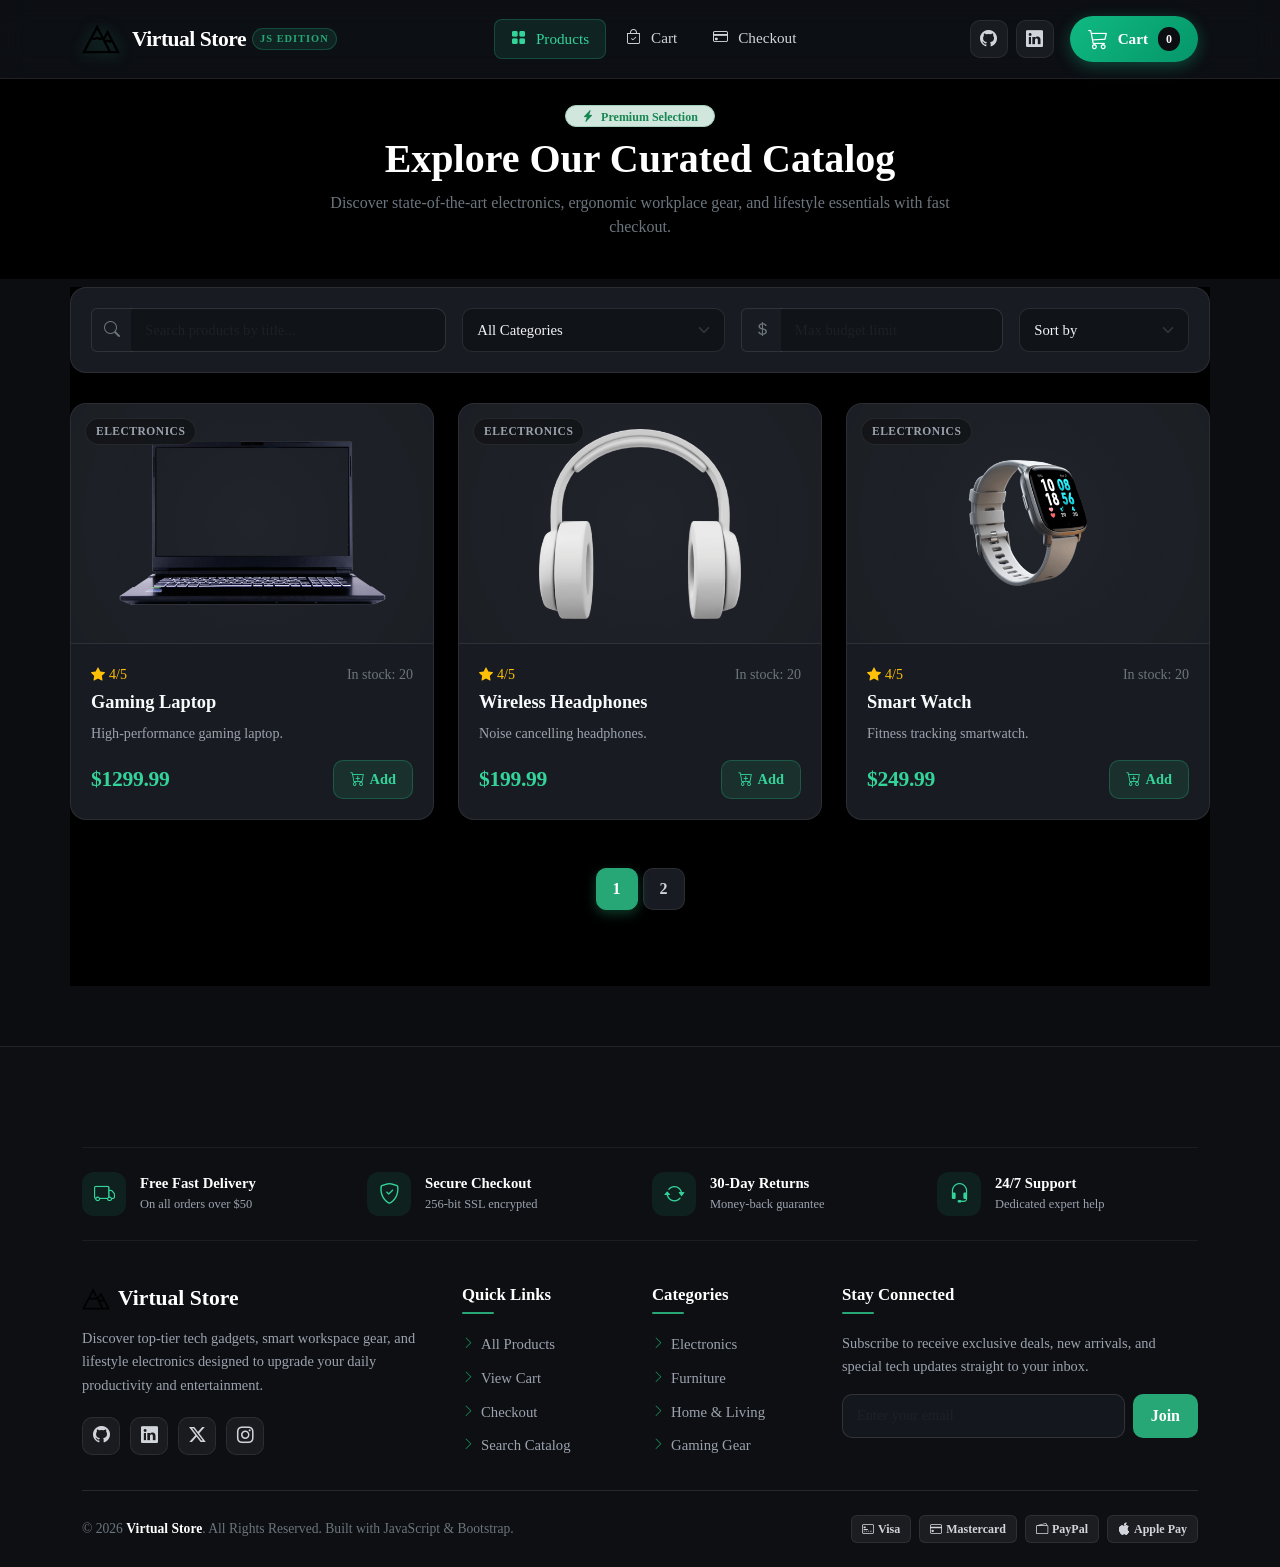
<file: index.html>
<!DOCTYPE html>
<html lang="en">

<head>
    <meta charset="utf-8">
    <meta content="width=device-width, initial-scale=1.0" name="viewport">
    <title>Virtual Store - Discover Quality Products</title>
    <meta name="description" content="A modern JavaScript virtual store showcasing electronics, furniture, and home gadgets with live filtering, pagination, cart management, and seamless checkout.">

    <!-- Favicons -->
    <link href="assets/img/logo.png" rel="icon">
    <link href="assets/img/logo.png" rel="apple-touch-icon">

    <!-- Vendor CSS Files -->
    <link href="assets/vendor/bootstrap/css/bootstrap.min.css" rel="stylesheet">
    <link href="assets/vendor/bootstrap-icons/bootstrap-icons.css" rel="stylesheet">

    <!-- Main CSS Files -->
    <link href="assets/css/main.css" rel="stylesheet">
    <link rel="stylesheet" href="assets/css/style.css">
</head>

<body>
    <!-- Site Header -->
    <header id="header" class="site-header sticky-top">
        <nav class="navbar navbar-expand-lg navbar-dark py-3">
            <div class="container">
                <!-- Brand Logo & Name -->
                <a href="index.html" class="brand-logo-wrap">
                    <img src="assets/img/logo.png" alt="Store Logo" class="brand-logo-img">
                    <div class="d-flex align-items-center">
                        <span class="brand-name">Virtual Store</span>
                        <span class="brand-badge d-none d-sm-inline-block">JS Edition</span>
                    </div>
                </a>

                <!-- Mobile Toggle Button -->
                <button class="navbar-toggler border-0 shadow-none" type="button" data-bs-toggle="collapse" data-bs-target="#siteNavbar" aria-controls="siteNavbar" aria-expanded="false" aria-label="Toggle navigation">
                    <i class="bi bi-list fs-2 text-white"></i>
                </button>

                <!-- Navigation Links & Cart -->
                <div class="collapse navbar-collapse" id="siteNavbar">
                    <ul class="navbar-nav mx-auto mb-2 mb-lg-0 gap-1">
                        <li class="nav-item">
                            <a class="nav-link nav-link-custom active" href="index.html">
                                <i class="bi bi-grid-fill me-1"></i> Products
                            </a>
                        </li>
                        <li class="nav-item">
                            <a class="nav-link nav-link-custom" href="cart.html">
                                <i class="bi bi-bag-check me-1"></i> Cart
                            </a>
                        </li>
                        <li class="nav-item">
                            <a class="nav-link nav-link-custom" href="checkout.html">
                                <i class="bi bi-credit-card me-1"></i> Checkout
                            </a>
                        </li>
                    </ul>

                    <div class="d-flex align-items-center gap-3">
                        <!-- Social Quick Links -->
                        <div class="d-none d-xl-flex gap-2">
                            <a href="https://github.com" target="_blank" rel="noopener" class="social-pill-btn" title="GitHub">
                                <i class="bi bi-github"></i>
                            </a>
                            <a href="https://linkedin.com" target="_blank" rel="noopener" class="social-pill-btn" title="LinkedIn">
                                <i class="bi bi-linkedin"></i>
                            </a>
                        </div>

                        <!-- Cart Pill Button with Dynamic Badge -->
                        <a href="cart.html" class="header-cart-btn" title="View Shopping Cart">
                            <i class="bi bi-cart3 fs-5"></i>
                            <span>Cart</span>
                            <span id="cartcount" class="cart-badge">0</span>
                        </a>
                    </div>
                </div>
            </div>
        </nav>
    </header>

    <main class="main">
        <!-- Hero Section -->
        <section class="py-4 mb-2 text-center">
            <div class="container">
                <span class="badge bg-success-subtle text-success border border-success-subtle rounded-pill px-3 py-1 mb-2">
                    <i class="bi bi-lightning-charge-fill me-1"></i> Premium Selection
                </span>
                <h1 class="display-6 fw-bold text-white mb-2">Explore Our Curated Catalog</h1>
                <p class="text-secondary mx-auto" style="max-width: 620px;">
                    Discover state-of-the-art electronics, ergonomic workplace gear, and lifestyle essentials with fast checkout.
                </p>
            </div>
        </section>

        <!-- Product Listing & Filter Section -->
        <section class="section container pt-0">
            <!-- Filter Toolbar -->
            <div class="filter-toolbar">
                <div class="row g-3 align-items-center">
                    <div class="col-lg-4 col-md-6">
                        <div class="input-group">
                            <span class="input-group-text bg-transparent border-end-0 text-secondary" style="border-color: rgba(255,255,255,0.1);">
                                <i class="bi bi-search"></i>
                            </span>
                            <input
                                type="text"
                                id="search"
                                class="form-control border-start-0"
                                placeholder="Search products by title...">
                        </div>
                    </div>

                    <div class="col-lg-3 col-md-6">
                        <select id="category" class="form-select">
                            <option value="All">All Categories</option>
                        </select>
                    </div>

                    <div class="col-lg-3 col-md-6">
                        <div class="input-group">
                            <span class="input-group-text bg-transparent border-end-0 text-secondary" style="border-color: rgba(255,255,255,0.1);">
                                <i class="bi bi-currency-dollar"></i>
                            </span>
                            <input
                                type="number"
                                id="maxPrice"
                                class="form-control border-start-0"
                                placeholder="Max budget limit">
                        </div>
                    </div>

                    <div class="col-lg-2 col-md-6">
                        <select id="sort" class="form-select">
                            <option value="default">Sort by</option>
                            <option value="name-asc">Name (A-Z)</option>
                            <option value="name-desc">Name (Z-A)</option>
                            <option value="price-asc">Price: Low to High</option>
                            <option value="price-desc">Price: High to Low</option>
                        </select>
                    </div>
                </div>
            </div>

            <!-- Products Grid -->
            <div class="row" id="products"></div>

            <!-- Pagination Container -->
            <div class="row mt-4">
                <div class="col-md-12">
                    <nav aria-label="Product navigation">
                        <ul id="pagination" class="pagination justify-content-center"></ul>
                    </nav>
                </div>
            </div>
        </section>

        <!-- Toast Notifications -->
        <div class="toast-container position-fixed bottom-0 end-0 p-3" style="z-index: 1090;">
            <div
                id="cartToast"
                class="toast align-items-center text-bg-success border-0 shadow-lg rounded-3"
                role="alert"
                aria-live="assertive"
                aria-atomic="true">
                <div class="d-flex">
                    <div class="toast-body d-flex align-items-center gap-2" id="toastMessage">
                        <i class="bi bi-check-circle-fill"></i> Product added!
                    </div>
                    <button
                        type="button"
                        class="btn-close btn-close-white me-2 m-auto"
                        data-bs-dismiss="toast"
                        aria-label="Close">
                    </button>
                </div>
            </div>
        </div>
    </main>

    <!-- Site Footer -->
    <footer id="footer" class="site-footer">
        <div class="container">
            <!-- Trust & Features Banner -->
            <div class="footer-trust-grid">
                <div class="row g-4">
                    <div class="col-6 col-md-3">
                        <div class="trust-item">
                            <div class="trust-icon">
                                <i class="bi bi-truck"></i>
                            </div>
                            <div class="trust-info">
                                <h6>Free Fast Delivery</h6>
                                <p>On all orders over $50</p>
                            </div>
                        </div>
                    </div>
                    <div class="col-6 col-md-3">
                        <div class="trust-item">
                            <div class="trust-icon">
                                <i class="bi bi-shield-check"></i>
                            </div>
                            <div class="trust-info">
                                <h6>Secure Checkout</h6>
                                <p>256-bit SSL encrypted</p>
                            </div>
                        </div>
                    </div>
                    <div class="col-6 col-md-3">
                        <div class="trust-item">
                            <div class="trust-icon">
                                <i class="bi bi-arrow-repeat"></i>
                            </div>
                            <div class="trust-info">
                                <h6>30-Day Returns</h6>
                                <p>Money-back guarantee</p>
                            </div>
                        </div>
                    </div>
                    <div class="col-6 col-md-3">
                        <div class="trust-item">
                            <div class="trust-icon">
                                <i class="bi bi-headset"></i>
                            </div>
                            <div class="trust-info">
                                <h6>24/7 Support</h6>
                                <p>Dedicated expert help</p>
                            </div>
                        </div>
                    </div>
                </div>
            </div>

            <!-- Main Footer Links & Information -->
            <div class="row g-4 py-4">
                <!-- Column 1: Brand & Bio -->
                <div class="col-lg-4 col-md-6 footer-brand">
                    <h4>
                        <img src="assets/img/logo.png" alt="" style="height: 28px; width: auto;">
                        Virtual Store
                    </h4>
                    <p class="footer-text">
                        Discover top-tier tech gadgets, smart workspace gear, and lifestyle electronics designed to upgrade your daily productivity and entertainment.
                    </p>
                    <div class="footer-social-links">
                        <a href="https://github.com" target="_blank" rel="noopener" class="social-pill-btn" aria-label="GitHub">
                            <i class="bi bi-github"></i>
                        </a>
                        <a href="https://linkedin.com" target="_blank" rel="noopener" class="social-pill-btn" aria-label="LinkedIn">
                            <i class="bi bi-linkedin"></i>
                        </a>
                        <a href="https://twitter.com" target="_blank" rel="noopener" class="social-pill-btn" aria-label="Twitter">
                            <i class="bi bi-twitter-x"></i>
                        </a>
                        <a href="https://instagram.com" target="_blank" rel="noopener" class="social-pill-btn" aria-label="Instagram">
                            <i class="bi bi-instagram"></i>
                        </a>
                    </div>
                </div>

                <!-- Column 2: Quick Links -->
                <div class="col-lg-2 col-md-6 col-6">
                    <h5 class="footer-heading">Quick Links</h5>
                    <ul class="footer-links">
                        <li><a href="index.html"><i class="bi bi-chevron-right text-success small"></i> All Products</a></li>
                        <li><a href="cart.html"><i class="bi bi-chevron-right text-success small"></i> View Cart</a></li>
                        <li><a href="checkout.html"><i class="bi bi-chevron-right text-success small"></i> Checkout</a></li>
                        <li><a href="#search"><i class="bi bi-chevron-right text-success small"></i> Search Catalog</a></li>
                    </ul>
                </div>

                <!-- Column 3: Categories -->
                <div class="col-lg-2 col-md-6 col-6">
                    <h5 class="footer-heading">Categories</h5>
                    <ul class="footer-links">
                        <li><a href="index.html"><i class="bi bi-chevron-right text-success small"></i> Electronics</a></li>
                        <li><a href="index.html"><i class="bi bi-chevron-right text-success small"></i> Furniture</a></li>
                        <li><a href="index.html"><i class="bi bi-chevron-right text-success small"></i> Home & Living</a></li>
                        <li><a href="index.html"><i class="bi bi-chevron-right text-success small"></i> Gaming Gear</a></li>
                    </ul>
                </div>

                <!-- Column 4: Newsletter -->
                <div class="col-lg-4 col-md-6">
                    <h5 class="footer-heading">Stay Connected</h5>
                    <p class="footer-text mb-3">Subscribe to receive exclusive deals, new arrivals, and special tech updates straight to your inbox.</p>
                    <form id="footerNewsletterForm" class="newsletter-box d-flex gap-2" onsubmit="event.preventDefault(); showToast('Thank you for subscribing to our newsletter!'); this.reset();">
                        <input type="email" class="form-control" placeholder="Enter your email" required aria-label="Your email">
                        <button type="submit" class="btn btn-subscribe text-nowrap">Join</button>
                    </form>
                </div>
            </div>

            <!-- Footer Bottom Strip -->
            <div class="footer-bottom border-top border-secondary border-opacity-25 d-flex flex-column flex-md-row align-items-center justify-content-between gap-3">
                <p class="text-secondary mb-0">
                    © 2026 <strong class="text-white">Virtual Store</strong>. All Rights Reserved. Built with JavaScript & Bootstrap.
                </p>
                <div class="d-flex flex-wrap gap-2 align-items-center">
                    <span class="payment-badge"><i class="bi bi-credit-card-2-front"></i> Visa</span>
                    <span class="payment-badge"><i class="bi bi-credit-card"></i> Mastercard</span>
                    <span class="payment-badge"><i class="bi bi-wallet2"></i> PayPal</span>
                    <span class="payment-badge"><i class="bi bi-apple"></i> Apple Pay</span>
                </div>
            </div>
        </div>
    </footer>

    <!-- Vendor JS Files -->
    <script src="assets/vendor/bootstrap/js/bootstrap.bundle.min.js"></script>

    <!-- Main JS Files -->
    <script src="assets/js/products.js"></script>
    <script src="assets/js/cart.js"></script>
    <script src="assets/js/app.js"></script>
</body>

</html>
</file>
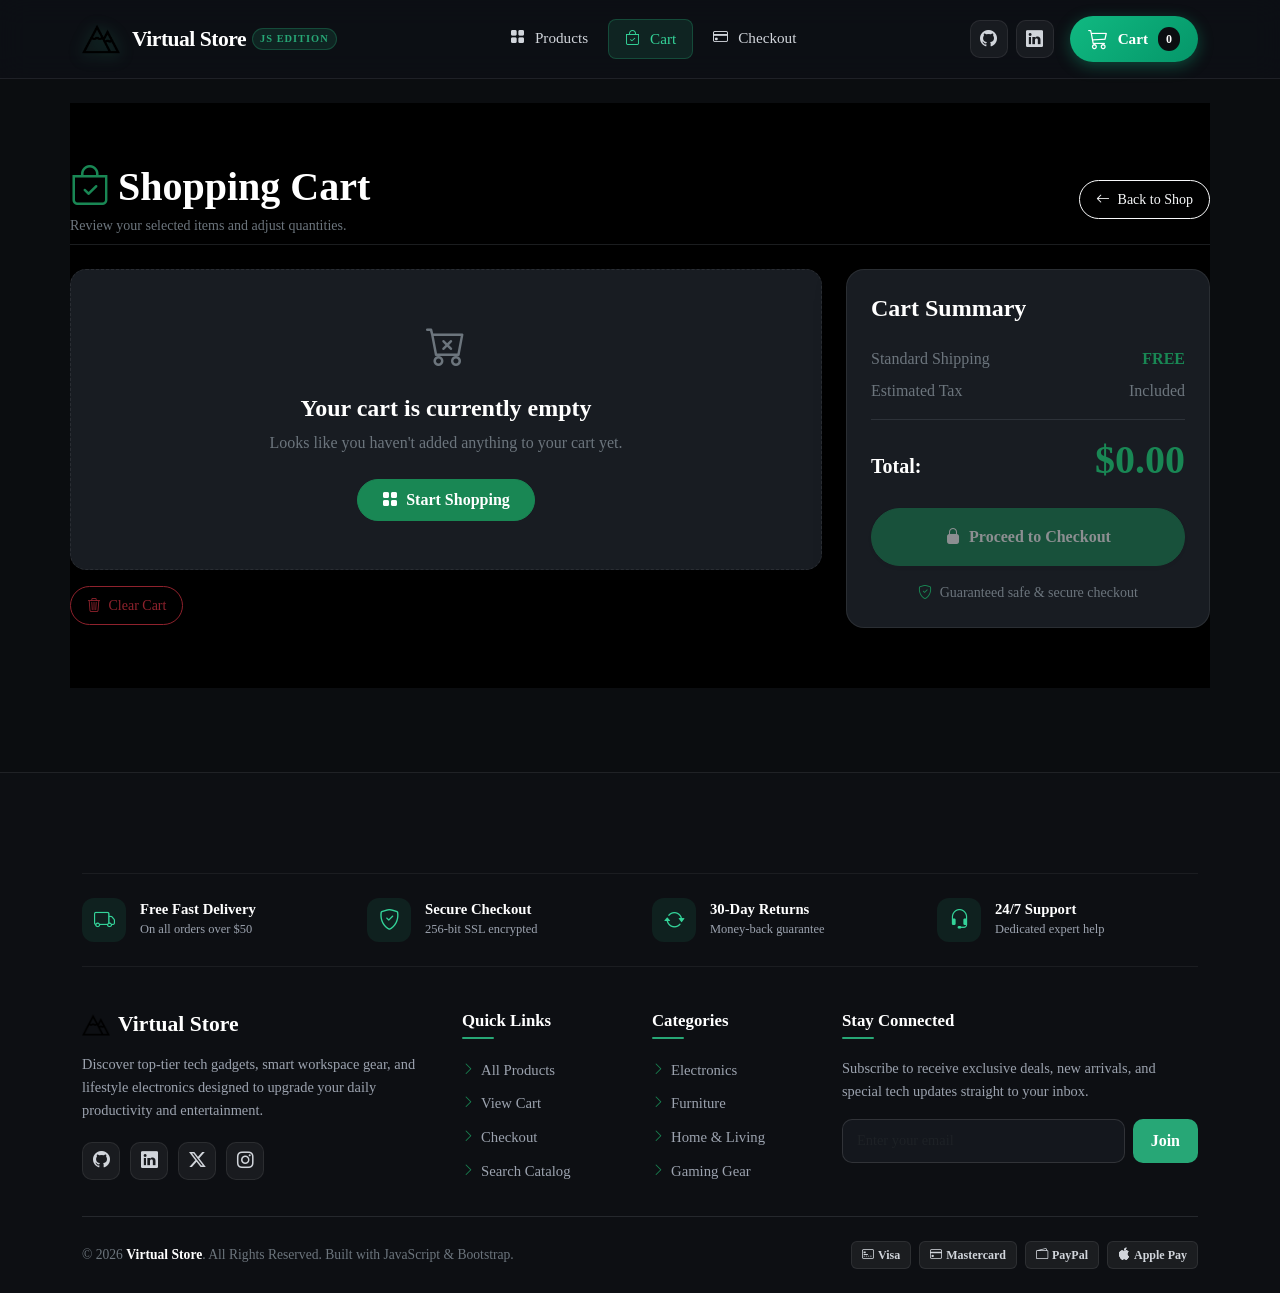
<file: cart.html>
<!DOCTYPE html>
<html lang="en">

<head>
    <meta charset="UTF-8">
    <meta name="viewport" content="width=device-width, initial-scale=1.0">
    <title>Shopping Cart - Virtual Store</title>
    <meta name="description" content="Review your shopping bag, manage item quantities, and proceed to checkout with our secure store.">

    <!-- Favicons -->
    <link href="assets/img/logo.png" rel="icon">
    <link href="assets/img/logo.png" rel="apple-touch-icon">

    <!-- Vendor CSS Files -->
    <link href="assets/vendor/bootstrap/css/bootstrap.min.css" rel="stylesheet">
    <link href="assets/vendor/bootstrap-icons/bootstrap-icons.css" rel="stylesheet">

    <!-- Main CSS Files -->
    <link rel="stylesheet" href="assets/css/main.css">
    <link rel="stylesheet" href="assets/css/style.css">
</head>

<body>
    <!-- Site Header -->
    <header id="header" class="site-header sticky-top">
        <nav class="navbar navbar-expand-lg navbar-dark py-3">
            <div class="container">
                <!-- Brand Logo & Name -->
                <a href="index.html" class="brand-logo-wrap">
                    <img src="assets/img/logo.png" alt="Store Logo" class="brand-logo-img">
                    <div class="d-flex align-items-center">
                        <span class="brand-name">Virtual Store</span>
                        <span class="brand-badge d-none d-sm-inline-block">JS Edition</span>
                    </div>
                </a>

                <!-- Mobile Toggle Button -->
                <button class="navbar-toggler border-0 shadow-none" type="button" data-bs-toggle="collapse" data-bs-target="#siteNavbar" aria-controls="siteNavbar" aria-expanded="false" aria-label="Toggle navigation">
                    <i class="bi bi-list fs-2 text-white"></i>
                </button>

                <!-- Navigation Links & Cart -->
                <div class="collapse navbar-collapse" id="siteNavbar">
                    <ul class="navbar-nav mx-auto mb-2 mb-lg-0 gap-1">
                        <li class="nav-item">
                            <a class="nav-link nav-link-custom" href="index.html">
                                <i class="bi bi-grid-fill me-1"></i> Products
                            </a>
                        </li>
                        <li class="nav-item">
                            <a class="nav-link nav-link-custom active" href="cart.html">
                                <i class="bi bi-bag-check me-1"></i> Cart
                            </a>
                        </li>
                        <li class="nav-item">
                            <a class="nav-link nav-link-custom" href="checkout.html">
                                <i class="bi bi-credit-card me-1"></i> Checkout
                            </a>
                        </li>
                    </ul>

                    <div class="d-flex align-items-center gap-3">
                        <!-- Social Quick Links -->
                        <div class="d-none d-xl-flex gap-2">
                            <a href="https://github.com" target="_blank" rel="noopener" class="social-pill-btn" title="GitHub">
                                <i class="bi bi-github"></i>
                            </a>
                            <a href="https://linkedin.com" target="_blank" rel="noopener" class="social-pill-btn" title="LinkedIn">
                                <i class="bi bi-linkedin"></i>
                            </a>
                        </div>

                        <!-- Cart Pill Button with Dynamic Badge -->
                        <a href="cart.html" class="header-cart-btn" title="View Shopping Cart">
                            <i class="bi bi-cart3 fs-5"></i>
                            <span>Cart</span>
                            <span id="cartcount" class="cart-badge">0</span>
                        </a>
                    </div>
                </div>
            </div>
        </nav>
    </header>

    <main class="main">
        <section class="section container my-4">
            <!-- Header Title -->
            <div class="d-flex flex-wrap justify-content-between align-items-center mb-4 pb-2 border-bottom border-secondary border-opacity-25">
                <div>
                    <h1 class="display-6 fw-bold text-white mb-1">
                        <i class="bi bi-bag-check text-success me-2"></i>Shopping Cart
                    </h1>
                    <p class="text-secondary small mb-0">Review your selected items and adjust quantities.</p>
                </div>

                <a href="index.html" class="btn btn-outline-light btn-sm rounded-pill px-3 py-2 mt-2 mt-sm-0">
                    <i class="bi bi-arrow-left me-1"></i> Back to Shop
                </a>
            </div>

            <div class="row g-4">
                <!-- Cart Items Column -->
                <div class="col-lg-8">
                    <div id="cart-items"></div>

                    <div class="d-flex justify-content-between align-items-center mt-3">
                        <button id="clear-cart" class="btn btn-outline-danger btn-sm rounded-pill px-3 py-2">
                            <i class="bi bi-trash3 me-1"></i> Clear Cart
                        </button>
                    </div>
                </div>

                <!-- Order Summary Column -->
                <div class="col-lg-4">
                    <div class="summary-card">
                        <h4 class="text-white fw-bold mb-4">Cart Summary</h4>

                        <div class="d-flex justify-content-between mb-2 text-secondary">
                            <span>Standard Shipping</span>
                            <span class="text-success fw-semibold">FREE</span>
                        </div>

                        <div class="d-flex justify-content-between mb-2 text-secondary">
                            <span>Estimated Tax</span>
                            <span>Included</span>
                        </div>

                        <hr class="border-secondary opacity-25 my-3">

                        <div class="d-flex justify-content-between align-items-baseline mb-4">
                            <span class="text-white fs-5 fw-bold">Total:</span>
                            <span id="cart-total" class="text-success display-6 fw-bold">$0.00</span>
                        </div>

                        <a href="checkout.html" id="checkout-btn" class="btn btn-success w-100 py-3 rounded-pill fw-semibold shadow-sm d-flex align-items-center justify-content-center gap-2 mb-3">
                            <i class="bi bi-lock-fill"></i> Proceed to Checkout
                        </a>

                        <div class="text-center text-secondary small">
                            <i class="bi bi-shield-check text-success me-1"></i> Guaranteed safe & secure checkout
                        </div>
                    </div>
                </div>
            </div>
        </section>

        <!-- Toast Notifications -->
        <div class="toast-container position-fixed bottom-0 end-0 p-3" style="z-index: 1090;">
            <div
                id="cartToast"
                class="toast align-items-center text-bg-success border-0 shadow-lg rounded-3"
                role="alert"
                aria-live="assertive"
                aria-atomic="true">
                <div class="d-flex">
                    <div class="toast-body d-flex align-items-center gap-2" id="toastMessage">
                        <i class="bi bi-check-circle-fill"></i> Cart updated!
                    </div>
                    <button
                        type="button"
                        class="btn-close btn-close-white me-2 m-auto"
                        data-bs-dismiss="toast"
                        aria-label="Close">
                    </button>
                </div>
            </div>
        </div>
    </main>

    <!-- Site Footer -->
    <footer id="footer" class="site-footer">
        <div class="container">
            <!-- Trust & Features Banner -->
            <div class="footer-trust-grid">
                <div class="row g-4">
                    <div class="col-6 col-md-3">
                        <div class="trust-item">
                            <div class="trust-icon">
                                <i class="bi bi-truck"></i>
                            </div>
                            <div class="trust-info">
                                <h6>Free Fast Delivery</h6>
                                <p>On all orders over $50</p>
                            </div>
                        </div>
                    </div>
                    <div class="col-6 col-md-3">
                        <div class="trust-item">
                            <div class="trust-icon">
                                <i class="bi bi-shield-check"></i>
                            </div>
                            <div class="trust-info">
                                <h6>Secure Checkout</h6>
                                <p>256-bit SSL encrypted</p>
                            </div>
                        </div>
                    </div>
                    <div class="col-6 col-md-3">
                        <div class="trust-item">
                            <div class="trust-icon">
                                <i class="bi bi-arrow-repeat"></i>
                            </div>
                            <div class="trust-info">
                                <h6>30-Day Returns</h6>
                                <p>Money-back guarantee</p>
                            </div>
                        </div>
                    </div>
                    <div class="col-6 col-md-3">
                        <div class="trust-item">
                            <div class="trust-icon">
                                <i class="bi bi-headset"></i>
                            </div>
                            <div class="trust-info">
                                <h6>24/7 Support</h6>
                                <p>Dedicated expert help</p>
                            </div>
                        </div>
                    </div>
                </div>
            </div>

            <!-- Main Footer Links & Information -->
            <div class="row g-4 py-4">
                <!-- Column 1: Brand & Bio -->
                <div class="col-lg-4 col-md-6 footer-brand">
                    <h4>
                        <img src="assets/img/logo.png" alt="" style="height: 28px; width: auto;">
                        Virtual Store
                    </h4>
                    <p class="footer-text">
                        Discover top-tier tech gadgets, smart workspace gear, and lifestyle electronics designed to upgrade your daily productivity and entertainment.
                    </p>
                    <div class="footer-social-links">
                        <a href="https://github.com" target="_blank" rel="noopener" class="social-pill-btn" aria-label="GitHub">
                            <i class="bi bi-github"></i>
                        </a>
                        <a href="https://linkedin.com" target="_blank" rel="noopener" class="social-pill-btn" aria-label="LinkedIn">
                            <i class="bi bi-linkedin"></i>
                        </a>
                        <a href="https://twitter.com" target="_blank" rel="noopener" class="social-pill-btn" aria-label="Twitter">
                            <i class="bi bi-twitter-x"></i>
                        </a>
                        <a href="https://instagram.com" target="_blank" rel="noopener" class="social-pill-btn" aria-label="Instagram">
                            <i class="bi bi-instagram"></i>
                        </a>
                    </div>
                </div>

                <!-- Column 2: Quick Links -->
                <div class="col-lg-2 col-md-6 col-6">
                    <h5 class="footer-heading">Quick Links</h5>
                    <ul class="footer-links">
                        <li><a href="index.html"><i class="bi bi-chevron-right text-success small"></i> All Products</a></li>
                        <li><a href="cart.html"><i class="bi bi-chevron-right text-success small"></i> View Cart</a></li>
                        <li><a href="checkout.html"><i class="bi bi-chevron-right text-success small"></i> Checkout</a></li>
                        <li><a href="index.html#search"><i class="bi bi-chevron-right text-success small"></i> Search Catalog</a></li>
                    </ul>
                </div>

                <!-- Column 3: Categories -->
                <div class="col-lg-2 col-md-6 col-6">
                    <h5 class="footer-heading">Categories</h5>
                    <ul class="footer-links">
                        <li><a href="index.html"><i class="bi bi-chevron-right text-success small"></i> Electronics</a></li>
                        <li><a href="index.html"><i class="bi bi-chevron-right text-success small"></i> Furniture</a></li>
                        <li><a href="index.html"><i class="bi bi-chevron-right text-success small"></i> Home & Living</a></li>
                        <li><a href="index.html"><i class="bi bi-chevron-right text-success small"></i> Gaming Gear</a></li>
                    </ul>
                </div>

                <!-- Column 4: Newsletter -->
                <div class="col-lg-4 col-md-6">
                    <h5 class="footer-heading">Stay Connected</h5>
                    <p class="footer-text mb-3">Subscribe to receive exclusive deals, new arrivals, and special tech updates straight to your inbox.</p>
                    <form id="footerNewsletterForm" class="newsletter-box d-flex gap-2" onsubmit="event.preventDefault(); showToast('Thank you for subscribing to our newsletter!'); this.reset();">
                        <input type="email" class="form-control" placeholder="Enter your email" required aria-label="Your email">
                        <button type="submit" class="btn btn-subscribe text-nowrap">Join</button>
                    </form>
                </div>
            </div>

            <!-- Footer Bottom Strip -->
            <div class="footer-bottom border-top border-secondary border-opacity-25 d-flex flex-column flex-md-row align-items-center justify-content-between gap-3">
                <p class="text-secondary mb-0">
                    © 2026 <strong class="text-white">Virtual Store</strong>. All Rights Reserved. Built with JavaScript & Bootstrap.
                </p>
                <div class="d-flex flex-wrap gap-2 align-items-center">
                    <span class="payment-badge"><i class="bi bi-credit-card-2-front"></i> Visa</span>
                    <span class="payment-badge"><i class="bi bi-credit-card"></i> Mastercard</span>
                    <span class="payment-badge"><i class="bi bi-wallet2"></i> PayPal</span>
                    <span class="payment-badge"><i class="bi bi-apple"></i> Apple Pay</span>
                </div>
            </div>
        </div>
    </footer>

    <!-- Vendor JS Files -->
    <script src="assets/vendor/bootstrap/js/bootstrap.bundle.min.js"></script>

    <!-- Main JS Files -->
    <script src="assets/js/products.js"></script>
    <script src="assets/js/cart.js"></script>
    <script src="assets/js/cartPage.js"></script>
</body>

</html>
</file>
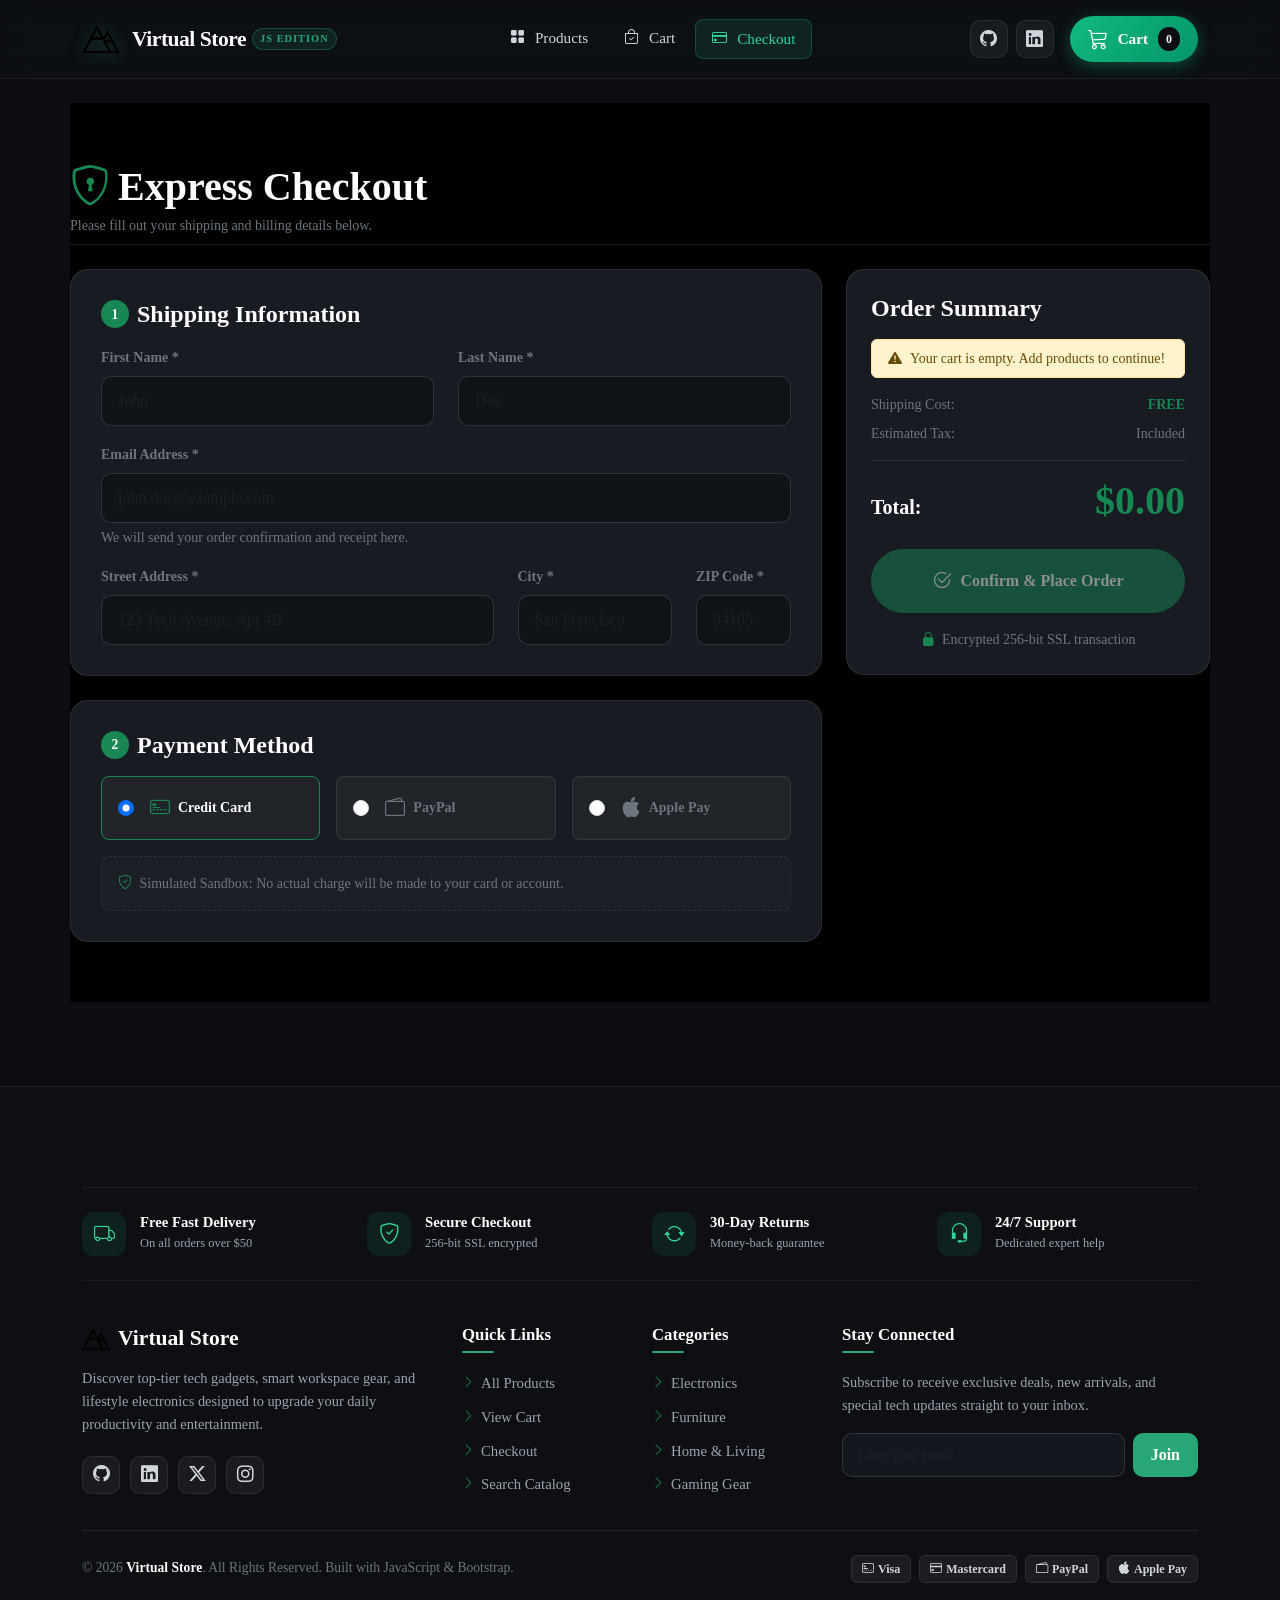
<file: checkout.html>
<!DOCTYPE html>
<html lang="en">

<head>
    <meta charset="UTF-8">
    <meta name="viewport" content="width=device-width, initial-scale=1">
    <title>Checkout - Virtual Store</title>
    <meta name="description" content="Complete your purchase with our secure and fast checkout process.">

    <!-- Favicons -->
    <link href="assets/img/logo.png" rel="icon">
    <link href="assets/img/logo.png" rel="apple-touch-icon">

    <!-- Vendor CSS Files -->
    <link href="assets/vendor/bootstrap/css/bootstrap.min.css" rel="stylesheet">
    <link href="assets/vendor/bootstrap-icons/bootstrap-icons.css" rel="stylesheet">

    <!-- Main CSS Files -->
    <link rel="stylesheet" href="assets/css/main.css">
    <link rel="stylesheet" href="assets/css/style.css">
</head>

<body>
    <!-- Site Header -->
    <header id="header" class="site-header sticky-top">
        <nav class="navbar navbar-expand-lg navbar-dark py-3">
            <div class="container">
                <!-- Brand Logo & Name -->
                <a href="index.html" class="brand-logo-wrap">
                    <img src="assets/img/logo.png" alt="Store Logo" class="brand-logo-img">
                    <div class="d-flex align-items-center">
                        <span class="brand-name">Virtual Store</span>
                        <span class="brand-badge d-none d-sm-inline-block">JS Edition</span>
                    </div>
                </a>

                <!-- Mobile Toggle Button -->
                <button class="navbar-toggler border-0 shadow-none" type="button" data-bs-toggle="collapse" data-bs-target="#siteNavbar" aria-controls="siteNavbar" aria-expanded="false" aria-label="Toggle navigation">
                    <i class="bi bi-list fs-2 text-white"></i>
                </button>

                <!-- Navigation Links & Cart -->
                <div class="collapse navbar-collapse" id="siteNavbar">
                    <ul class="navbar-nav mx-auto mb-2 mb-lg-0 gap-1">
                        <li class="nav-item">
                            <a class="nav-link nav-link-custom" href="index.html">
                                <i class="bi bi-grid-fill me-1"></i> Products
                            </a>
                        </li>
                        <li class="nav-item">
                            <a class="nav-link nav-link-custom" href="cart.html">
                                <i class="bi bi-bag-check me-1"></i> Cart
                            </a>
                        </li>
                        <li class="nav-item">
                            <a class="nav-link nav-link-custom active" href="checkout.html">
                                <i class="bi bi-credit-card me-1"></i> Checkout
                            </a>
                        </li>
                    </ul>

                    <div class="d-flex align-items-center gap-3">
                        <!-- Social Quick Links -->
                        <div class="d-none d-xl-flex gap-2">
                            <a href="https://github.com" target="_blank" rel="noopener" class="social-pill-btn" title="GitHub">
                                <i class="bi bi-github"></i>
                            </a>
                            <a href="https://linkedin.com" target="_blank" rel="noopener" class="social-pill-btn" title="LinkedIn">
                                <i class="bi bi-linkedin"></i>
                            </a>
                        </div>

                        <!-- Cart Pill Button with Dynamic Badge -->
                        <a href="cart.html" class="header-cart-btn" title="View Shopping Cart">
                            <i class="bi bi-cart3 fs-5"></i>
                            <span>Cart</span>
                            <span id="cartcount" class="cart-badge">0</span>
                        </a>
                    </div>
                </div>
            </div>
        </nav>
    </header>

    <main class="main">
        <section class="section container my-4">
            <!-- Header Title -->
            <div class="mb-4 pb-2 border-bottom border-secondary border-opacity-25">
                <h1 class="display-6 fw-bold text-white mb-1">
                    <i class="bi bi-shield-lock text-success me-2"></i>Express Checkout
                </h1>
                <p class="text-secondary small mb-0">Please fill out your shipping and billing details below.</p>
            </div>

            <div class="row g-4">
                <!-- Shipping Form Column -->
                <div class="col-lg-8">
                    <div class="checkout-form-card mb-4">
                        <h4 class="text-white fw-bold mb-3 d-flex align-items-center gap-2">
                            <span class="badge bg-success rounded-circle" style="width:28px; height:28px; display:inline-flex; align-items:center; justify-content:center; font-size: 0.85rem;">1</span>
                            Shipping Information
                        </h4>

                        <form id="checkoutForm" novalidate onsubmit="event.preventDefault();">
                            <div class="row gy-3">
                                <div class="col-md-6">
                                    <label class="form-label text-secondary small fw-semibold">First Name *</label>
                                    <input type="text" name="name" class="form-control" placeholder="John" required>
                                </div>

                                <div class="col-md-6">
                                    <label class="form-label text-secondary small fw-semibold">Last Name *</label>
                                    <input type="text" class="form-control" name="lastname" placeholder="Doe" required>
                                </div>

                                <div class="col-md-12">
                                    <label class="form-label text-secondary small fw-semibold">Email Address *</label>
                                    <input type="email" class="form-control" name="email" placeholder="john.doe@example.com" required>
                                    <div class="form-text text-secondary small">We will send your order confirmation and receipt here.</div>
                                </div>

                                <div class="col-md-7">
                                    <label class="form-label text-secondary small fw-semibold">Street Address *</label>
                                    <input type="text" class="form-control" name="address" placeholder="123 Tech Avenue, Apt 4B" required>
                                </div>

                                <div class="col-md-3">
                                    <label class="form-label text-secondary small fw-semibold">City *</label>
                                    <input type="text" class="form-control" name="city" placeholder="San Francisco" required>
                                </div>

                                <div class="col-md-2">
                                    <label class="form-label text-secondary small fw-semibold">ZIP Code *</label>
                                    <input type="text" class="form-control" name="zipcode" placeholder="94105" required>
                                </div>
                            </div>
                        </form>
                    </div>

                    <!-- Payment Method Card -->
                    <div class="checkout-form-card">
                        <h4 class="text-white fw-bold mb-3 d-flex align-items-center gap-2">
                            <span class="badge bg-success rounded-circle" style="width:28px; height:28px; display:inline-flex; align-items:center; justify-content:center; font-size: 0.85rem;">2</span>
                            Payment Method
                        </h4>

                        <div class="row g-3">
                            <div class="col-md-4">
                                <div class="p-3 rounded-3 border border-success bg-dark text-white d-flex align-items-center gap-3 cursor-pointer">
                                    <input class="form-check-input mt-0" type="radio" name="paymentOption" id="payCard" checked>
                                    <label class="form-check-label d-flex align-items-center gap-2" for="payCard">
                                        <i class="bi bi-credit-card-2-front fs-5 text-success"></i>
                                        <span class="small fw-semibold">Credit Card</span>
                                    </label>
                                </div>
                            </div>
                            <div class="col-md-4">
                                <div class="p-3 rounded-3 border border-secondary border-opacity-25 bg-dark text-secondary d-flex align-items-center gap-3">
                                    <input class="form-check-input mt-0" type="radio" name="paymentOption" id="payPayPal">
                                    <label class="form-check-label d-flex align-items-center gap-2" for="payPayPal">
                                        <i class="bi bi-wallet2 fs-5"></i>
                                        <span class="small fw-semibold">PayPal</span>
                                    </label>
                                </div>
                            </div>
                            <div class="col-md-4">
                                <div class="p-3 rounded-3 border border-secondary border-opacity-25 bg-dark text-secondary d-flex align-items-center gap-3">
                                    <input class="form-check-input mt-0" type="radio" name="paymentOption" id="payApple">
                                    <label class="form-check-label d-flex align-items-center gap-2" for="payApple">
                                        <i class="bi bi-apple fs-5"></i>
                                        <span class="small fw-semibold">Apple Pay</span>
                                    </label>
                                </div>
                            </div>
                        </div>

                        <div class="mt-3 p-3 rounded-3 text-secondary small" style="background: rgba(255,255,255,0.02); border: 1px dashed rgba(255,255,255,0.08);">
                            <i class="bi bi-shield-check text-success me-1"></i> Simulated Sandbox: No actual charge will be made to your card or account.
                        </div>
                    </div>
                </div>

                <!-- Order Summary Column -->
                <div class="col-lg-4">
                    <div class="summary-card position-sticky" style="top: 100px;">
                        <h4 class="text-white fw-bold mb-3">Order Summary</h4>

                        <div id="order-summary" class="mb-3" style="max-height: 280px; overflow-y: auto;"></div>

                        <div class="d-flex justify-content-between mb-2 text-secondary small">
                            <span>Shipping Cost:</span>
                            <span class="text-success fw-bold">FREE</span>
                        </div>

                        <div class="d-flex justify-content-between mb-2 text-secondary small">
                            <span>Estimated Tax:</span>
                            <span>Included</span>
                        </div>

                        <hr class="border-secondary opacity-25 my-3">

                        <div class="d-flex justify-content-between align-items-baseline mb-4">
                            <span class="text-white fs-5 fw-bold">Total:</span>
                            <span id="checkout-total" class="text-success display-6 fw-bold">$0.00</span>
                        </div>

                        <button
                            id="placeOrder"
                            class="btn btn-success w-100 py-3 rounded-pill fw-semibold shadow-sm d-flex align-items-center justify-content-center gap-2">
                            <i class="bi bi-check2-circle fs-5"></i> Confirm & Place Order
                        </button>

                        <div class="mt-3 text-center text-secondary small">
                            <i class="bi bi-lock-fill text-success me-1"></i> Encrypted 256-bit SSL transaction
                        </div>
                    </div>
                </div>
            </div>
        </section>

        <!-- Toast Notifications -->
        <div class="toast-container position-fixed bottom-0 end-0 p-3" style="z-index: 1090;">
            <div
                id="cartToast"
                class="toast align-items-center text-bg-success border-0 shadow-lg rounded-3"
                role="alert"
                aria-live="assertive"
                aria-atomic="true">
                <div class="d-flex">
                    <div class="toast-body d-flex align-items-center gap-2" id="toastMessage"></div>
                    <button
                        type="button"
                        class="btn-close btn-close-white me-2 m-auto"
                        data-bs-dismiss="toast"
                        aria-label="Close">
                    </button>
                </div>
            </div>
        </div>

        <!-- Confetti Canvas -->
        <canvas id="confettiCanvas"></canvas>

        <!-- Order Confirmation Modal Overlay -->
        <div id="confirmationOverlay" class="confirmation-overlay" role="dialog" aria-modal="true" aria-labelledby="confirmationTitle">
            <div class="confirmation-modal-content">
                <!-- Animated SVG Checkmark -->
                <div class="checkmark-container">
                    <div class="checkmark-pulse-ring"></div>
                    <svg class="svg-checkmark" xmlns="http://www.w3.org/2000/svg" viewBox="0 0 52 52">
                        <circle class="checkmark-circle" cx="26" cy="26" r="25" fill="none"/>
                        <path class="checkmark-check" fill="none" d="M14.1 27.2l7.1 7.2 16.7-16.8"/>
                    </svg>
                </div>

                <span class="badge bg-success-subtle text-success border border-success px-3 py-1 rounded-pill mb-3">
                    <i class="bi bi-shield-check me-1"></i> Payment Verified & Confirmed
                </span>

                <h2 id="confirmationTitle" class="text-white fw-bold mb-2">
                    Thank You, <span id="confirmCustomerName">Customer</span>!
                </h2>
                <p class="text-secondary small mb-3">
                    Your order has been officially received and is being prepared for express delivery.
                </p>

                <!-- Order Stepper / Progress Timeline -->
                <div class="order-stepper">
                    <div class="order-stepper-progress"></div>
                    <div class="step-node active">
                        <div class="step-icon"><i class="bi bi-check-lg"></i></div>
                        <span class="step-label">Placed</span>
                    </div>
                    <div class="step-node">
                        <div class="step-icon"><i class="bi bi-box-seam"></i></div>
                        <span class="step-label">Processing</span>
                    </div>
                    <div class="step-node">
                        <div class="step-icon"><i class="bi bi-truck"></i></div>
                        <span class="step-label">Shipped</span>
                    </div>
                    <div class="step-node">
                        <div class="step-icon"><i class="bi bi-house-door"></i></div>
                        <span class="step-label">Delivered</span>
                    </div>
                </div>

                <!-- Order Summary Breakdown -->
                <div class="order-receipt-box">
                    <div class="receipt-row">
                        <span>Order Reference:</span>
                        <strong class="text-success font-monospace" id="confirmOrderId">#VS-000000</strong>
                    </div>
                    <div class="receipt-row">
                        <span>Confirmation Email:</span>
                        <span id="confirmEmail">customer@example.com</span>
                    </div>
                    <div class="receipt-row">
                        <span>Shipping Destination:</span>
                        <span id="confirmAddress">123 Street</span>
                    </div>
                    <div class="receipt-row">
                        <span>Estimated Delivery:</span>
                        <span id="confirmDeliveryDate" class="fw-semibold text-white">3-5 Business Days</span>
                    </div>
                    <div class="receipt-row">
                        <span>Total Paid:</span>
                        <span class="text-success fs-5 fw-bold" id="confirmTotal">$0.00</span>
                    </div>
                </div>

                <!-- Action Buttons -->
                <div class="d-flex flex-wrap gap-2 justify-content-center mt-3">
                    <button id="btnContinueShopping" class="btn btn-success px-4 py-2 rounded-pill fw-semibold shadow-sm">
                        <i class="bi bi-bag-check me-2"></i>Continue Shopping
                    </button>
                    <button id="btnPrintReceipt" class="btn btn-outline-light px-3 py-2 rounded-pill">
                        <i class="bi bi-printer me-1"></i>Print Receipt
                    </button>
                </div>

                <!-- Auto-redirect Countdown -->
                <div class="redirect-bar-wrap">
                    <div id="redirectProgressBar" class="redirect-bar"></div>
                </div>
                <div class="text-secondary small mt-2 d-flex justify-content-between align-items-center">
                    <span>Returning to shop in <strong id="redirectCounter">8</strong>s...</span>
                    <button id="btnCancelRedirect" class="btn btn-link btn-sm text-secondary p-0 text-decoration-none">
                        Stay on this page
                    </button>
                </div>
            </div>
        </div>
    </main>

    <!-- Site Footer -->
    <footer id="footer" class="site-footer">
        <div class="container">
            <!-- Trust & Features Banner -->
            <div class="footer-trust-grid">
                <div class="row g-4">
                    <div class="col-6 col-md-3">
                        <div class="trust-item">
                            <div class="trust-icon">
                                <i class="bi bi-truck"></i>
                            </div>
                            <div class="trust-info">
                                <h6>Free Fast Delivery</h6>
                                <p>On all orders over $50</p>
                            </div>
                        </div>
                    </div>
                    <div class="col-6 col-md-3">
                        <div class="trust-item">
                            <div class="trust-icon">
                                <i class="bi bi-shield-check"></i>
                            </div>
                            <div class="trust-info">
                                <h6>Secure Checkout</h6>
                                <p>256-bit SSL encrypted</p>
                            </div>
                        </div>
                    </div>
                    <div class="col-6 col-md-3">
                        <div class="trust-item">
                            <div class="trust-icon">
                                <i class="bi bi-arrow-repeat"></i>
                            </div>
                            <div class="trust-info">
                                <h6>30-Day Returns</h6>
                                <p>Money-back guarantee</p>
                            </div>
                        </div>
                    </div>
                    <div class="col-6 col-md-3">
                        <div class="trust-item">
                            <div class="trust-icon">
                                <i class="bi bi-headset"></i>
                            </div>
                            <div class="trust-info">
                                <h6>24/7 Support</h6>
                                <p>Dedicated expert help</p>
                            </div>
                        </div>
                    </div>
                </div>
            </div>

            <!-- Main Footer Links & Information -->
            <div class="row g-4 py-4">
                <!-- Column 1: Brand & Bio -->
                <div class="col-lg-4 col-md-6 footer-brand">
                    <h4>
                        <img src="assets/img/logo.png" alt="" style="height: 28px; width: auto;">
                        Virtual Store
                    </h4>
                    <p class="footer-text">
                        Discover top-tier tech gadgets, smart workspace gear, and lifestyle electronics designed to upgrade your daily productivity and entertainment.
                    </p>
                    <div class="footer-social-links">
                        <a href="https://github.com" target="_blank" rel="noopener" class="social-pill-btn" aria-label="GitHub">
                            <i class="bi bi-github"></i>
                        </a>
                        <a href="https://linkedin.com" target="_blank" rel="noopener" class="social-pill-btn" aria-label="LinkedIn">
                            <i class="bi bi-linkedin"></i>
                        </a>
                        <a href="https://twitter.com" target="_blank" rel="noopener" class="social-pill-btn" aria-label="Twitter">
                            <i class="bi bi-twitter-x"></i>
                        </a>
                        <a href="https://instagram.com" target="_blank" rel="noopener" class="social-pill-btn" aria-label="Instagram">
                            <i class="bi bi-instagram"></i>
                        </a>
                    </div>
                </div>

                <!-- Column 2: Quick Links -->
                <div class="col-lg-2 col-md-6 col-6">
                    <h5 class="footer-heading">Quick Links</h5>
                    <ul class="footer-links">
                        <li><a href="index.html"><i class="bi bi-chevron-right text-success small"></i> All Products</a></li>
                        <li><a href="cart.html"><i class="bi bi-chevron-right text-success small"></i> View Cart</a></li>
                        <li><a href="checkout.html"><i class="bi bi-chevron-right text-success small"></i> Checkout</a></li>
                        <li><a href="index.html#search"><i class="bi bi-chevron-right text-success small"></i> Search Catalog</a></li>
                    </ul>
                </div>

                <!-- Column 3: Categories -->
                <div class="col-lg-2 col-md-6 col-6">
                    <h5 class="footer-heading">Categories</h5>
                    <ul class="footer-links">
                        <li><a href="index.html"><i class="bi bi-chevron-right text-success small"></i> Electronics</a></li>
                        <li><a href="index.html"><i class="bi bi-chevron-right text-success small"></i> Furniture</a></li>
                        <li><a href="index.html"><i class="bi bi-chevron-right text-success small"></i> Home & Living</a></li>
                        <li><a href="index.html"><i class="bi bi-chevron-right text-success small"></i> Gaming Gear</a></li>
                    </ul>
                </div>

                <!-- Column 4: Newsletter -->
                <div class="col-lg-4 col-md-6">
                    <h5 class="footer-heading">Stay Connected</h5>
                    <p class="footer-text mb-3">Subscribe to receive exclusive deals, new arrivals, and special tech updates straight to your inbox.</p>
                    <form id="footerNewsletterForm" class="newsletter-box d-flex gap-2" onsubmit="event.preventDefault(); showToast('Thank you for subscribing to our newsletter!'); this.reset();">
                        <input type="email" class="form-control" placeholder="Enter your email" required aria-label="Your email">
                        <button type="submit" class="btn btn-subscribe text-nowrap">Join</button>
                    </form>
                </div>
            </div>

            <!-- Footer Bottom Strip -->
            <div class="footer-bottom border-top border-secondary border-opacity-25 d-flex flex-column flex-md-row align-items-center justify-content-between gap-3">
                <p class="text-secondary mb-0">
                    © 2026 <strong class="text-white">Virtual Store</strong>. All Rights Reserved. Built with JavaScript & Bootstrap.
                </p>
                <div class="d-flex flex-wrap gap-2 align-items-center">
                    <span class="payment-badge"><i class="bi bi-credit-card-2-front"></i> Visa</span>
                    <span class="payment-badge"><i class="bi bi-credit-card"></i> Mastercard</span>
                    <span class="payment-badge"><i class="bi bi-wallet2"></i> PayPal</span>
                    <span class="payment-badge"><i class="bi bi-apple"></i> Apple Pay</span>
                </div>
            </div>
        </div>
    </footer>

    <!-- Vendor JS Files -->
    <script src="assets/vendor/bootstrap/js/bootstrap.bundle.min.js"></script>

    <!-- Main JS Files -->
    <script src="assets/js/products.js"></script>
    <script src="assets/js/cart.js"></script>
    <script src="assets/js/checkout.js"></script>
</body>

</html>
</file>
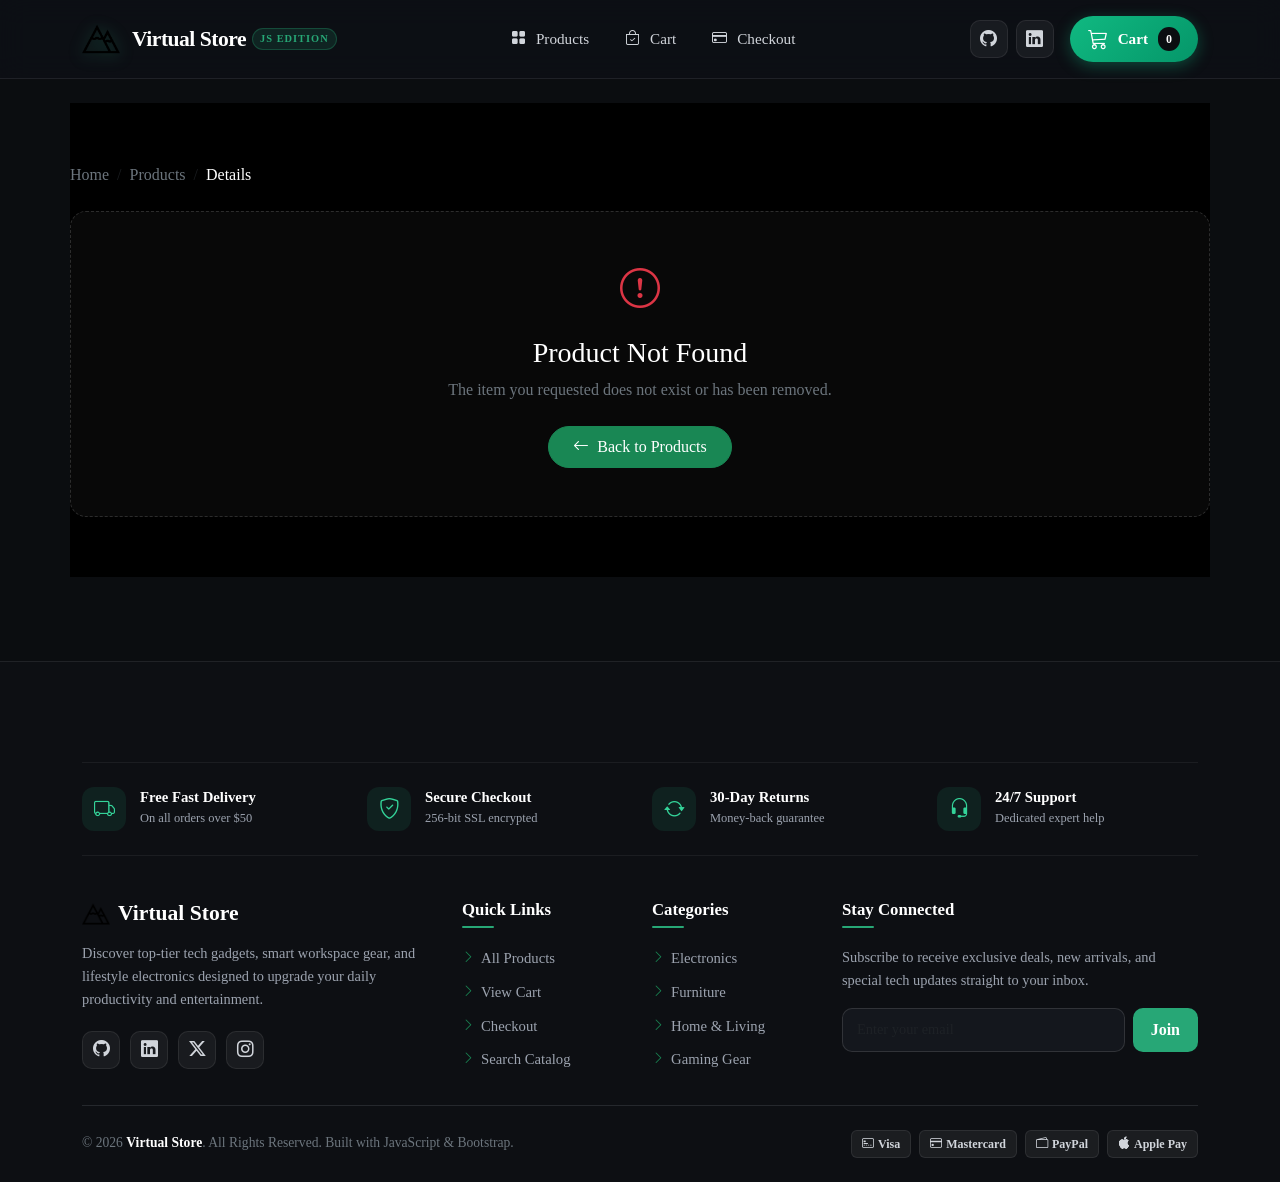
<file: product.html>
<!DOCTYPE html>
<html lang="en">

<head>
    <meta charset="UTF-8">
    <meta name="viewport" content="width=device-width, initial-scale=1.0">
    <title>Product Details - Virtual Store</title>
    <meta name="description" content="View full specifications, customer rating, price, and stock for items in our Virtual Store.">

    <!-- Favicons -->
    <link href="assets/img/logo.png" rel="icon">
    <link href="assets/img/logo.png" rel="apple-touch-icon">

    <!-- Vendor CSS Files -->
    <link href="assets/vendor/bootstrap/css/bootstrap.min.css" rel="stylesheet">
    <link href="assets/vendor/bootstrap-icons/bootstrap-icons.css" rel="stylesheet">

    <!-- Main CSS Files -->
    <link rel="stylesheet" href="assets/css/main.css">
    <link rel="stylesheet" href="assets/css/style.css">
</head>

<body>
    <!-- Site Header -->
    <header id="header" class="site-header sticky-top">
        <nav class="navbar navbar-expand-lg navbar-dark py-3">
            <div class="container">
                <!-- Brand Logo & Name -->
                <a href="index.html" class="brand-logo-wrap">
                    <img src="assets/img/logo.png" alt="Store Logo" class="brand-logo-img">
                    <div class="d-flex align-items-center">
                        <span class="brand-name">Virtual Store</span>
                        <span class="brand-badge d-none d-sm-inline-block">JS Edition</span>
                    </div>
                </a>

                <!-- Mobile Toggle Button -->
                <button class="navbar-toggler border-0 shadow-none" type="button" data-bs-toggle="collapse" data-bs-target="#siteNavbar" aria-controls="siteNavbar" aria-expanded="false" aria-label="Toggle navigation">
                    <i class="bi bi-list fs-2 text-white"></i>
                </button>

                <!-- Navigation Links & Cart -->
                <div class="collapse navbar-collapse" id="siteNavbar">
                    <ul class="navbar-nav mx-auto mb-2 mb-lg-0 gap-1">
                        <li class="nav-item">
                            <a class="nav-link nav-link-custom" href="index.html">
                                <i class="bi bi-grid-fill me-1"></i> Products
                            </a>
                        </li>
                        <li class="nav-item">
                            <a class="nav-link nav-link-custom" href="cart.html">
                                <i class="bi bi-bag-check me-1"></i> Cart
                            </a>
                        </li>
                        <li class="nav-item">
                            <a class="nav-link nav-link-custom" href="checkout.html">
                                <i class="bi bi-credit-card me-1"></i> Checkout
                            </a>
                        </li>
                    </ul>

                    <div class="d-flex align-items-center gap-3">
                        <!-- Social Quick Links -->
                        <div class="d-none d-xl-flex gap-2">
                            <a href="https://github.com" target="_blank" rel="noopener" class="social-pill-btn" title="GitHub">
                                <i class="bi bi-github"></i>
                            </a>
                            <a href="https://linkedin.com" target="_blank" rel="noopener" class="social-pill-btn" title="LinkedIn">
                                <i class="bi bi-linkedin"></i>
                            </a>
                        </div>

                        <!-- Cart Pill Button with Dynamic Badge -->
                        <a href="cart.html" class="header-cart-btn" title="View Shopping Cart">
                            <i class="bi bi-cart3 fs-5"></i>
                            <span>Cart</span>
                            <span id="cartcount" class="cart-badge">0</span>
                        </a>
                    </div>
                </div>
            </div>
        </nav>
    </header>

    <main class="main">
        <section class="section container my-4">
            <!-- Breadcrumb Navigation -->
            <nav aria-label="breadcrumb" class="mb-4">
                <ol class="breadcrumb bg-transparent p-0 m-0">
                    <li class="breadcrumb-item"><a href="index.html" class="text-secondary text-decoration-none">Home</a></li>
                    <li class="breadcrumb-item"><a href="index.html" class="text-secondary text-decoration-none">Products</a></li>
                    <li class="breadcrumb-item active text-white" aria-current="page">Details</li>
                </ol>
            </nav>

            <!-- Product Details Container -->
            <div id="product-details"></div>
        </section>

        <!-- Toast Notifications -->
        <div class="toast-container position-fixed bottom-0 end-0 p-3" style="z-index: 1090;">
            <div
                id="cartToast"
                class="toast align-items-center text-bg-success border-0 shadow-lg rounded-3"
                role="alert"
                aria-live="assertive"
                aria-atomic="true">
                <div class="d-flex">
                    <div class="toast-body d-flex align-items-center gap-2" id="toastMessage">
                        <i class="bi bi-check-circle-fill"></i> Product added!
                    </div>
                    <button
                        type="button"
                        class="btn-close btn-close-white me-2 m-auto"
                        data-bs-dismiss="toast"
                        aria-label="Close">
                    </button>
                </div>
            </div>
        </div>
    </main>

    <!-- Site Footer -->
    <footer id="footer" class="site-footer">
        <div class="container">
            <!-- Trust & Features Banner -->
            <div class="footer-trust-grid">
                <div class="row g-4">
                    <div class="col-6 col-md-3">
                        <div class="trust-item">
                            <div class="trust-icon">
                                <i class="bi bi-truck"></i>
                            </div>
                            <div class="trust-info">
                                <h6>Free Fast Delivery</h6>
                                <p>On all orders over $50</p>
                            </div>
                        </div>
                    </div>
                    <div class="col-6 col-md-3">
                        <div class="trust-item">
                            <div class="trust-icon">
                                <i class="bi bi-shield-check"></i>
                            </div>
                            <div class="trust-info">
                                <h6>Secure Checkout</h6>
                                <p>256-bit SSL encrypted</p>
                            </div>
                        </div>
                    </div>
                    <div class="col-6 col-md-3">
                        <div class="trust-item">
                            <div class="trust-icon">
                                <i class="bi bi-arrow-repeat"></i>
                            </div>
                            <div class="trust-info">
                                <h6>30-Day Returns</h6>
                                <p>Money-back guarantee</p>
                            </div>
                        </div>
                    </div>
                    <div class="col-6 col-md-3">
                        <div class="trust-item">
                            <div class="trust-icon">
                                <i class="bi bi-headset"></i>
                            </div>
                            <div class="trust-info">
                                <h6>24/7 Support</h6>
                                <p>Dedicated expert help</p>
                            </div>
                        </div>
                    </div>
                </div>
            </div>

            <!-- Main Footer Links & Information -->
            <div class="row g-4 py-4">
                <!-- Column 1: Brand & Bio -->
                <div class="col-lg-4 col-md-6 footer-brand">
                    <h4>
                        <img src="assets/img/logo.png" alt="" style="height: 28px; width: auto;">
                        Virtual Store
                    </h4>
                    <p class="footer-text">
                        Discover top-tier tech gadgets, smart workspace gear, and lifestyle electronics designed to upgrade your daily productivity and entertainment.
                    </p>
                    <div class="footer-social-links">
                        <a href="https://github.com" target="_blank" rel="noopener" class="social-pill-btn" aria-label="GitHub">
                            <i class="bi bi-github"></i>
                        </a>
                        <a href="https://linkedin.com" target="_blank" rel="noopener" class="social-pill-btn" aria-label="LinkedIn">
                            <i class="bi bi-linkedin"></i>
                        </a>
                        <a href="https://twitter.com" target="_blank" rel="noopener" class="social-pill-btn" aria-label="Twitter">
                            <i class="bi bi-twitter-x"></i>
                        </a>
                        <a href="https://instagram.com" target="_blank" rel="noopener" class="social-pill-btn" aria-label="Instagram">
                            <i class="bi bi-instagram"></i>
                        </a>
                    </div>
                </div>

                <!-- Column 2: Quick Links -->
                <div class="col-lg-2 col-md-6 col-6">
                    <h5 class="footer-heading">Quick Links</h5>
                    <ul class="footer-links">
                        <li><a href="index.html"><i class="bi bi-chevron-right text-success small"></i> All Products</a></li>
                        <li><a href="cart.html"><i class="bi bi-chevron-right text-success small"></i> View Cart</a></li>
                        <li><a href="checkout.html"><i class="bi bi-chevron-right text-success small"></i> Checkout</a></li>
                        <li><a href="index.html#search"><i class="bi bi-chevron-right text-success small"></i> Search Catalog</a></li>
                    </ul>
                </div>

                <!-- Column 3: Categories -->
                <div class="col-lg-2 col-md-6 col-6">
                    <h5 class="footer-heading">Categories</h5>
                    <ul class="footer-links">
                        <li><a href="index.html"><i class="bi bi-chevron-right text-success small"></i> Electronics</a></li>
                        <li><a href="index.html"><i class="bi bi-chevron-right text-success small"></i> Furniture</a></li>
                        <li><a href="index.html"><i class="bi bi-chevron-right text-success small"></i> Home & Living</a></li>
                        <li><a href="index.html"><i class="bi bi-chevron-right text-success small"></i> Gaming Gear</a></li>
                    </ul>
                </div>

                <!-- Column 4: Newsletter -->
                <div class="col-lg-4 col-md-6">
                    <h5 class="footer-heading">Stay Connected</h5>
                    <p class="footer-text mb-3">Subscribe to receive exclusive deals, new arrivals, and special tech updates straight to your inbox.</p>
                    <form id="footerNewsletterForm" class="newsletter-box d-flex gap-2" onsubmit="event.preventDefault(); showToast('Thank you for subscribing to our newsletter!'); this.reset();">
                        <input type="email" class="form-control" placeholder="Enter your email" required aria-label="Your email">
                        <button type="submit" class="btn btn-subscribe text-nowrap">Join</button>
                    </form>
                </div>
            </div>

            <!-- Footer Bottom Strip -->
            <div class="footer-bottom border-top border-secondary border-opacity-25 d-flex flex-column flex-md-row align-items-center justify-content-between gap-3">
                <p class="text-secondary mb-0">
                    © 2026 <strong class="text-white">Virtual Store</strong>. All Rights Reserved. Built with JavaScript & Bootstrap.
                </p>
                <div class="d-flex flex-wrap gap-2 align-items-center">
                    <span class="payment-badge"><i class="bi bi-credit-card-2-front"></i> Visa</span>
                    <span class="payment-badge"><i class="bi bi-credit-card"></i> Mastercard</span>
                    <span class="payment-badge"><i class="bi bi-wallet2"></i> PayPal</span>
                    <span class="payment-badge"><i class="bi bi-apple"></i> Apple Pay</span>
                </div>
            </div>
        </div>
    </footer>

    <!-- Vendor JS Files -->
    <script src="assets/vendor/bootstrap/js/bootstrap.bundle.min.js"></script>

    <!-- Main JS Files -->
    <script src="assets/js/products.js"></script>
    <script src="assets/js/cart.js"></script>
    <script src="assets/js/product.js"></script>
</body>

</html>
</file>
<file: assets/css/main.css>
/* Global Colors - The following color variables are used throughout the website. Updating them here will change the color scheme of the entire website */
:root { 
  --background-color: #000000; /* Background color for the entire website, including individual sections */
  --default-color: #fafafa; /* Default color used for the majority of the text content across the entire website */
  --heading-color: #ffffff; /* Color for headings, subheadings and title throughout the website */
  --accent-color: #27a776; /* Accent color that represents your brand on the website. It's used for buttons, links, and other elements that need to stand out */
  --surface-color: #1a1a1a; /* The surface color is used as a background of boxed elements within sections, such as cards, icon boxes, or other elements that require a visual separation from the global background. */
  --contrast-color: #ffffff; /* Contrast color for text, ensuring readability against backgrounds of accent, heading, or default colors. */
}

/* Nav Menu Colors - The following color variables are used specifically for the navigation menu. They are separate from the global colors to allow for more customization options */
:root {
  --nav-color: rgba(255, 255, 255, 0.5);  /* The default color of the main navmenu links */
  --nav-hover-color: #ffffff; /* Applied to main navmenu links when they are hovered over or active */
  --nav-mobile-background-color: #1a1a1a; /* Used as the background color for mobile navigation menu */
  --nav-dropdown-background-color: #1a1a1a; /* Used as the background color for dropdown items that appear when hovering over primary navigation items */
  --nav-dropdown-color: rgba(255, 255, 255, 0.5); /* Used for navigation links of the dropdown items in the navigation menu. */
  --nav-dropdown-hover-color: #ffffff; /* Similar to --nav-hover-color, this color is applied to dropdown navigation links when they are hovered over. */
}

/* Color Presets - These classes override global colors when applied to any section or element, providing reuse of the sam color scheme. */

.dark-background {
  --background-color: #060606;
  --default-color: #ffffff;
  --heading-color: #ffffff;
  --surface-color: #252525;
  --contrast-color: #ffffff;
}

/* Smooth scroll */
:root {
  scroll-behavior: smooth;
}

/*--------------------------------------------------------------
# General Styling & Shared Classes
--------------------------------------------------------------*/
body {
  color: var(--default-color);
  background-color: var(--background-color);
  font-family: var(--default-font);
}

a {
  color: var(--accent-color);
  text-decoration: none;
  transition: 0.3s;
}

a:hover {
  color: color-mix(in srgb, var(--accent-color), transparent 25%);
  text-decoration: none;
}

h1,
h2,
h3,
h4,
h5,
h6 {
  color: var(--heading-color);
  font-family: var(--heading-font);
}

/*--------------------------------------------------------------
# Global Header
--------------------------------------------------------------*/
.header {
  color: var(--default-color);
  background-color: var(--background-color);
  padding: 20px 0;
  transition: all 0.5s;
  z-index: 997;
  border-bottom: 1px solid var(--background-color);
}

.header .logo {
  line-height: 1;
}

.header .logo img {
  max-height: 36px;
  margin-right: 8px;
}

.header .logo h1 {
  font-size: 32px;
  margin: 0;
  font-weight: 400;
  color: var(--heading-color);
}

.header .logo i {
  font-size: 28px;
  margin-right: 6px;
}

.header .header-social-links {
  padding-right: 15px;
}

.header .header-social-links a {
  color: color-mix(in srgb, var(--default-color), transparent 40%);
  padding-left: 6px;
  display: inline-block;
  transition: 0.3s;
  font-size: 16px;
}

.header .header-social-links a:hover {
  color: var(--accent-color);
}

.header .header-social-links a i {
  line-height: 0px;
}

@media (max-width: 1200px) {
  .header .logo {
    order: 1;
  }

  .header .logo h1 {
    font-size: 26px;
  }

  .header .logo i {
    font-size: 20px;
  }

  .header .header-social-links {
    order: 2;
  }

  .header .header-social-links a {
    font-size: 16px;
  }

  .header .navmenu {
    order: 3;
  }
}

.scrolled .header {
  border-color: color-mix(in srgb, var(--background-color) 90%, white 20%);
}

/*--------------------------------------------------------------
# Global Footer
--------------------------------------------------------------*/
.footer {
  --background-color: color-mix(in srgb, var(--default-color), transparent 95%);
  border-top: 1px solid color-mix(in srgb, var(--default-color), transparent 90%);
  color: var(--default-color);
  background-color: var(--background-color);
  font-size: 14px;
  padding: 40px 0;
  position: relative;
}

.footer .copyright p {
  margin-bottom: 0;
}

.footer .social-links {
  margin-top: 20px;
}

.footer .social-links a {
  display: flex;
  align-items: center;
  justify-content: center;
  width: 40px;
  height: 40px;
  border-radius: 50%;
  border: 1px solid color-mix(in srgb, var(--default-color), transparent 50%);
  font-size: 16px;
  color: color-mix(in srgb, var(--default-color), transparent 50%);
  margin: 0 5px;
  transition: 0.3s;
}

.footer .social-links a:hover {
  color: var(--accent-color);
  border-color: var(--accent-color);
}

.footer .credits {
  margin-top: 10px;
  font-size: 13px;
  text-align: center;
}

/*--------------------------------------------------------------
# Global Page Titles & Breadcrumbs
--------------------------------------------------------------*/
.page-title {
  color: var(--default-color);
  background-color: var(--background-color);
  position: relative;
}

.page-title .heading {
  padding: 80px 0;
  border-top: 1px solid color-mix(in srgb, var(--default-color), transparent 90%);
}

.page-title .heading h1 {
  font-size: 64px;
  font-weight: 400;
}

.page-title .heading .cta-btn {
  color: var(--default-color);
  background: var(--accent-color);
  font-weight: 400;
  font-size: 14px;
  display: inline-block;
  margin-top: 20px;
  padding: 12px 40px;
  border-radius: 4px;
  transition: 0.5s;
  text-transform: uppercase;
  letter-spacing: 1px;
}

.page-title .heading .cta-btn:hover {
  background-color: color-mix(in srgb, var(--accent-color) 90%, white 10%);
}

.page-title nav {
  background-color: color-mix(in srgb, var(--default-color), transparent 90%);
  padding: 20px 0;
}

.page-title nav ol {
  display: flex;
  flex-wrap: wrap;
  list-style: none;
  margin: 0;
  font-size: 16px;
  font-weight: 600;
}

.page-title nav ol li+li {
  padding-left: 10px;
}

.page-title nav ol li+li::before {
  content: "/";
  display: inline-block;
  padding-right: 10px;
  color: color-mix(in srgb, var(--default-color), transparent 70%);
}

/*--------------------------------------------------------------
# Global Sections
--------------------------------------------------------------*/
section,
.section {
  color: var(--default-color);
  background-color: var(--background-color);
  padding: 60px 0;
  scroll-margin-top: 100px;
  overflow: clip;
}

@media (max-width: 1199px) {

  section,
  .section {
    scroll-margin-top: 66px;
  }
}

/*--------------------------------------------------------------
# Global Section Titles
--------------------------------------------------------------*/
.section-title {
  padding-bottom: 60px;
  position: relative;
}

.section-title h2 {
  font-size: 14px;
  font-weight: 400;
  padding: 0;
  line-height: 1px;
  margin: 0;
  letter-spacing: 1.5px;
  text-transform: uppercase;
  color: color-mix(in srgb, var(--default-color), transparent 50%);
  position: relative;
  font-family: var(--default-font);
}

.section-title h2::after {
  content: "";
  width: 120px;
  height: 1px;
  display: inline-block;
  background: var(--accent-color);
  margin: 4px 10px;
}

.section-title p {
  color: var(--heading-color);
  margin: 0;
  font-size: 36px;
  font-weight: 400;
  font-family: var(--heading-font);
}

/*--------------------------------------------------------------
# Hero Section
--------------------------------------------------------------*/
.hero {
  width: 100%;
  min-height: 30vh;
  position: relative;
  padding: 120px 0 60px 0;
  display: flex;
  align-items: center;
}

.hero h2 {
  margin: 0 0 10px 0;
  font-size: 38px;
  font-weight: 700;
}

.hero h2 .underlight {
  position: relative;
  z-index: 1;
  padding: 0 5px;
  display: inline-block;
}

.hero h2 .underlight:before {
  content: "";
  position: absolute;
  height: 50%;
  bottom: 0;
  left: 0;
  right: 0;
  background: var(--accent-color);
  z-index: -1;
}

.hero p {
  color: color-mix(in srgb, var(--default-color), transparent 30%);
  margin-bottom: 30px;
  font-size: 18px;
}

@media (max-width: 768px) {
  .hero h2 {
    font-size: 32px;
  }
}

.btn-get-started {
  color: var(--contrast-color);
  background: var(--accent-color);
  font-weight: 400;
  font-size: 14px;
  display: inline-block;
  padding: 12px 40px;
  border-radius: 4px;
  transition: 0.5s;
  text-transform: uppercase;
  letter-spacing: 1px;
}

.btn-get-started:hover {
  background-color: color-mix(in srgb, var(--accent-color) 90%, white 10%);
}

/*--------------------------------------------------------------
# Contact Section
--------------------------------------------------------------*/
.contact .info-wrap {
  margin-bottom: 30px;
}

.contact .info-item i {
  font-size: 20px;
  color: var(--accent-color);
  width: 56px;
  height: 56px;
  display: flex;
  justify-content: center;
  align-items: center;
  transition: all 0.3s ease-in-out;
  border-radius: 50%;
  border: 1px solid color-mix(in srgb, var(--accent-color), transparent 40%);
  margin-right: 15px;
}

.contact .info-item h3 {
  font-size: 18px;
  font-weight: 700;
  margin: 0 0 5px 0;
  font-family: var(--default-font);
}

.contact .info-item p {
  padding: 0;
  margin-bottom: 0;
  font-size: 14px;
}

.contact .info-item:hover i {
  background: var(--accent-color);
  color: var(--contrast-color);
}

@media (max-width: 575px) {
  .contact .php-email-form {
    padding: 20px;
  }
}

.contact .php-email-form input[type=text],
.contact .php-email-form input[type=email],
.contact .php-email-form textarea {
  font-size: 14px;
  padding: 10px 15px;
  box-shadow: none;
  border-radius: 0;
  color: var(--default-color);
  background-color: var(--surface-color);
  border-color: color-mix(in srgb, var(--default-color), transparent 80%);
}

.contact .php-email-form input[type=text]:focus,
.contact .php-email-form input[type=email]:focus,
.contact .php-email-form textarea:focus {
  border-color: var(--accent-color);
}

.contact .php-email-form input[type=text]::placeholder,
.contact .php-email-form input[type=email]::placeholder,
.contact .php-email-form textarea::placeholder {
  color: color-mix(in srgb, var(--default-color), transparent 70%);
}

.contact .php-email-form button[type=submit] {
  color: var(--default-color);
  background: var(--accent-color);
  font-weight: 400;
  font-size: 14px;
  display: inline-block;
  margin-top: 20px;
  padding: 14px 40px;
  border: 0;
  border-radius: 4px;
  transition: 0.5s;
  text-transform: uppercase;
  letter-spacing: 1px;
}

.contact .php-email-form button[type=submit]:hover {
  background-color: color-mix(in srgb, var(--accent-color) 90%, white 10%);
}
</file>
<file: assets/css/style.css>
/* ==========================================================================
   Virtual Store - Modern Custom Styling
   ========================================================================== */

/* --- Custom Variables & Theme --- */
:root {
    --brand-primary: #27a776;
    --brand-primary-hover: #1f8a61;
    --brand-primary-glow: rgba(39, 167, 118, 0.35);
    --dark-surface: #121418;
    --dark-surface-card: #181c22;
    --dark-surface-border: rgba(255, 255, 255, 0.08);
    --dark-surface-hover: #1f242c;
    --text-muted-custom: #9ca3af;
    --text-main: #f3f4f6;
    --accent-warning: #f59e0b;
}

/* --- Global Modern Touches --- */
body {
    background-color: #0b0d10;
    color: var(--text-main);
    min-height: 100vh;
    display: flex;
    flex-direction: column;
}

main.main {
    flex: 1 0 auto;
}

/* ==========================================================================
   Header & Navigation
   ========================================================================== */
.site-header {
    background: rgba(14, 16, 21, 0.92);
    backdrop-filter: blur(14px);
    -webkit-backdrop-filter: blur(14px);
    border-bottom: 1px solid var(--dark-surface-border);
    transition: all 0.3s ease;
    z-index: 1030;
}

.site-header.scrolled {
    box-shadow: 0 8px 30px rgba(0, 0, 0, 0.4);
    background: rgba(11, 13, 16, 0.98);
}

.brand-logo-wrap {
    display: flex;
    align-items: center;
    gap: 12px;
    text-decoration: none;
}

.brand-logo-img {
    height: 38px;
    width: auto;
    filter: drop-shadow(0 2px 8px var(--brand-primary-glow));
    transition: transform 0.3s ease;
}

.brand-logo-wrap:hover .brand-logo-img {
    transform: rotate(-6deg) scale(1.08);
}

.brand-name {
    font-size: 1.35rem;
    font-weight: 700;
    letter-spacing: -0.5px;
    color: #ffffff;
    margin: 0;
}

.brand-badge {
    font-size: 0.65rem;
    font-weight: 600;
    text-transform: uppercase;
    letter-spacing: 1px;
    padding: 2px 7px;
    border-radius: 999px;
    background: rgba(39, 167, 118, 0.15);
    color: var(--brand-primary);
    border: 1px solid rgba(39, 167, 118, 0.3);
    margin-left: 6px;
    vertical-align: middle;
}

.nav-link-custom {
    color: #d1d5db !important;
    font-size: 0.95rem;
    font-weight: 500;
    padding: 8px 16px !important;
    border-radius: 8px;
    transition: all 0.25s ease;
    display: inline-flex;
    align-items: center;
    gap: 6px;
}

.nav-link-custom:hover {
    color: #ffffff !important;
    background: rgba(255, 255, 255, 0.06);
    transform: translateY(-1px);
}

.nav-link-custom.active {
    color: #ffffff !important;
    background: rgba(39, 167, 118, 0.15);
    border: 1px solid rgba(39, 167, 118, 0.3);
    color: #34d399 !important;
}

/* Cart Button in Header */
.header-cart-btn {
    display: inline-flex;
    align-items: center;
    gap: 10px;
    background: linear-gradient(135deg, #10b981 0%, #059669 100%);
    color: #ffffff !important;
    padding: 8px 18px;
    border-radius: 50px;
    font-weight: 600;
    font-size: 0.95rem;
    border: none;
    box-shadow: 0 4px 15px rgba(16, 185, 129, 0.35);
    transition: all 0.3s cubic-bezier(0.16, 1, 0.3, 1);
    position: relative;
    text-decoration: none;
}

.header-cart-btn:hover {
    transform: translateY(-2px);
    box-shadow: 0 6px 22px rgba(16, 185, 129, 0.55);
    color: #ffffff !important;
    filter: brightness(1.08);
}

.header-cart-btn .cart-badge {
    background-color: #0b0d10;
    color: #ffffff;
    font-size: 0.75rem;
    font-weight: 700;
    padding: 3px 8px;
    border-radius: 999px;
    min-width: 20px;
    text-align: center;
    transition: transform 0.2s ease;
}

.header-cart-btn:hover .cart-badge {
    transform: scale(1.1);
}

/* ==========================================================================
   Product Cards & Catalog Styling
   ========================================================================== */
.product-card {
    background: var(--dark-surface-card);
    border: 1px solid var(--dark-surface-border);
    border-radius: 16px;
    overflow: hidden;
    transition: all 0.35s cubic-bezier(0.16, 1, 0.3, 1);
    display: flex;
    flex-direction: column;
    position: relative;
    height: 100%;
}

.product-card:hover {
    transform: translateY(-8px);
    border-color: rgba(39, 167, 118, 0.4);
    box-shadow: 0 16px 36px rgba(0, 0, 0, 0.45), 0 0 20px var(--brand-primary-glow);
}

/* Dedicated Image Space */
.product-card .image-container {
    height: 240px;
    min-height: 240px;
    max-height: 240px;
    width: 100%;
    display: flex;
    justify-content: center;
    align-items: center;
    padding: 24px;
    background: radial-gradient(circle at center, rgba(255, 255, 255, 0.04) 0%, rgba(255, 255, 255, 0.01) 100%);
    position: relative;
    overflow: hidden;
    border-bottom: 1px solid var(--dark-surface-border);
    flex-shrink: 0;
}

.product-card .image-container a,
.product-card .image-container .image-link {
    display: flex;
    justify-content: center;
    align-items: center;
    width: 100%;
    height: 100%;
    text-decoration: none;
}

.product-card .product-image {
    max-width: 100%;
    max-height: 190px;
    width: auto;
    height: auto;
    object-fit: contain;
    display: block;
    margin: 0 auto;
    transition: transform 0.4s ease;
}

.product-card:hover .product-image {
    transform: scale(1.06);
}

.product-card .category-pill {
    position: absolute;
    top: 14px;
    left: 14px;
    font-size: 0.72rem;
    font-weight: 600;
    text-transform: uppercase;
    letter-spacing: 0.5px;
    background: rgba(18, 20, 24, 0.85);
    backdrop-filter: blur(6px);
    color: #9ca3af;
    padding: 4px 10px;
    border-radius: 999px;
    border: 1px solid rgba(255, 255, 255, 0.08);
    z-index: 2;
}


.product-card .card-body {
    padding: 20px;
    display: flex;
    flex-direction: column;
    flex-grow: 1;
}

.product-title {
    font-size: 1.15rem;
    font-weight: 600;
    color: #f9fafb;
    margin-bottom: 6px;
    text-decoration: none;
    transition: color 0.2s ease;
}

.product-title:hover {
    color: var(--brand-primary);
}

.product-desc {
    color: #9ca3af;
    font-size: 0.88rem;
    line-height: 1.5;
    margin-bottom: 16px;
    display: -webkit-box;
    -webkit-line-clamp: 2;
    -webkit-box-orient: vertical;
    overflow: hidden;
}

.product-footer {
    margin-top: auto;
    display: flex;
    align-items: center;
    justify-content: space-between;
    gap: 12px;
}

.price {
    font-size: 1.35rem;
    font-weight: 700;
    color: #34d399;
    letter-spacing: -0.3px;
    margin: 0;
}

.btn-add-cart {
    background: rgba(39, 167, 118, 0.15);
    color: #34d399;
    border: 1px solid rgba(39, 167, 118, 0.35);
    border-radius: 10px;
    font-weight: 600;
    font-size: 0.9rem;
    padding: 8px 16px;
    display: inline-flex;
    align-items: center;
    gap: 6px;
    transition: all 0.25s ease;
}

.btn-add-cart:hover {
    background: var(--brand-primary);
    color: #ffffff;
    border-color: var(--brand-primary);
    transform: translateY(-2px);
    box-shadow: 0 4px 14px var(--brand-primary-glow);
}

/* ==========================================================================
   Filters & Search Toolbar
   ========================================================================== */
.filter-toolbar {
    background: var(--dark-surface-card);
    border: 1px solid var(--dark-surface-border);
    border-radius: 16px;
    padding: 20px;
    margin-bottom: 30px;
    box-shadow: 0 8px 24px rgba(0, 0, 0, 0.25);
}

.filter-toolbar .form-control,
.filter-toolbar .form-select {
    background-color: #101317;
    border: 1px solid rgba(255, 255, 255, 0.1);
    color: #f3f4f6;
    border-radius: 10px;
    padding: 10px 14px;
    font-size: 0.92rem;
    transition: all 0.2s ease;
}

.filter-toolbar .form-control:focus,
.filter-toolbar .form-select:focus {
    border-color: var(--brand-primary);
    box-shadow: 0 0 0 3px rgba(39, 167, 118, 0.25);
    background-color: #12161c;
    color: #ffffff;
}

/* Pagination */
.pagination {
    gap: 6px;
}

.pagination .page-link {
    background-color: var(--dark-surface-card);
    color: #d1d5db;
    border: 1px solid var(--dark-surface-border);
    border-radius: 10px !important;
    padding: 8px 16px;
    font-weight: 600;
    transition: all 0.2s ease;
}

.pagination .page-link:hover {
    background-color: var(--dark-surface-hover);
    color: #ffffff;
    border-color: rgba(39, 167, 118, 0.4);
}

.pagination .page-item.active .page-link {
    background-color: var(--brand-primary);
    border-color: var(--brand-primary);
    color: #ffffff;
    box-shadow: 0 4px 12px var(--brand-primary-glow);
}

.pagination .page-item.disabled .page-link {
    background-color: rgba(255, 255, 255, 0.02);
    border-color: rgba(255, 255, 255, 0.04);
    color: #6b7280;
}

/* ==========================================================================
   Cart Page & Checkout Card Enhancements
   ========================================================================== */
.cart-card-item {
    background: var(--dark-surface-card);
    border: 1px solid var(--dark-surface-border);
    border-radius: 16px;
    padding: 18px;
    margin-bottom: 16px;
    transition: all 0.25s ease;
}

.cart-card-item:hover {
    border-color: rgba(255, 255, 255, 0.15);
    box-shadow: 0 8px 24px rgba(0, 0, 0, 0.3);
}

.summary-card {
    background: var(--dark-surface-card);
    border: 1px solid var(--dark-surface-border);
    border-radius: 18px;
    padding: 24px;
    box-shadow: 0 12px 30px rgba(0, 0, 0, 0.35);
}

.checkout-form-card {
    background: var(--dark-surface-card);
    border: 1px solid var(--dark-surface-border);
    border-radius: 18px;
    padding: 30px;
    box-shadow: 0 12px 30px rgba(0, 0, 0, 0.35);
}

.checkout-form-card .form-control {
    background-color: #101317;
    border: 1px solid rgba(255, 255, 255, 0.1);
    color: #f3f4f6;
    border-radius: 10px;
    padding: 12px 16px;
    transition: all 0.2s ease;
}

.checkout-form-card .form-control:focus {
    border-color: var(--brand-primary);
    box-shadow: 0 0 0 3px rgba(39, 167, 118, 0.25);
    background-color: #13171e;
    color: #ffffff;
}

/* ==========================================================================
   Checkout Confirmation Animation & Modal
   ========================================================================== */
.confirmation-overlay {
    position: fixed;
    top: 0;
    left: 0;
    width: 100vw;
    height: 100vh;
    background: rgba(8, 10, 14, 0.88);
    backdrop-filter: blur(12px);
    -webkit-backdrop-filter: blur(12px);
    z-index: 9999;
    display: flex;
    justify-content: center;
    align-items: center;
    padding: 20px;
    opacity: 0;
    visibility: hidden;
    transition: opacity 0.4s cubic-bezier(0.16, 1, 0.3, 1), visibility 0.4s;
    overflow-y: auto;
}

.confirmation-overlay.active {
    opacity: 1;
    visibility: visible;
}

#confettiCanvas {
    position: fixed;
    top: 0;
    left: 0;
    width: 100%;
    height: 100%;
    pointer-events: none;
    z-index: 10000;
}

.confirmation-modal-content {
    background: #14171d;
    border: 1px solid rgba(39, 167, 118, 0.35);
    box-shadow: 0 25px 60px rgba(0, 0, 0, 0.75), 0 0 50px rgba(39, 167, 118, 0.2);
    border-radius: 24px;
    width: 100%;
    max-width: 580px;
    padding: 38px 32px;
    text-align: center;
    position: relative;
    z-index: 10001;
    transform: scale(0.85) translateY(30px);
    opacity: 0;
    transition: all 0.5s cubic-bezier(0.34, 1.56, 0.64, 1);
}

.confirmation-overlay.active .confirmation-modal-content {
    transform: scale(1) translateY(0);
    opacity: 1;
}

/* Checkmark Animation */
.checkmark-container {
    width: 96px;
    height: 96px;
    margin: 0 auto 24px;
    position: relative;
}

.checkmark-pulse-ring {
    position: absolute;
    inset: -12px;
    border-radius: 50%;
    background: radial-gradient(circle, rgba(39, 167, 118, 0.3) 0%, rgba(39, 167, 118, 0) 70%);
    animation: pulseGlow 2s infinite ease-out;
}

@keyframes pulseGlow {
    0% { transform: scale(0.85); opacity: 0.8; }
    50% { transform: scale(1.15); opacity: 0.3; }
    100% { transform: scale(0.85); opacity: 0.8; }
}

.svg-checkmark {
    width: 96px;
    height: 96px;
    border-radius: 50%;
    display: block;
    stroke-width: 3.5;
    stroke: #34d399;
    stroke-miterlimit: 10;
    box-shadow: inset 0px 0px 0px #34d399;
    animation: fillCircle 0.4s ease-in-out 0.4s forwards, scaleBounce 0.4s ease-in-out 0.8s both;
}

.checkmark-circle {
    stroke-dasharray: 166;
    stroke-dashoffset: 166;
    stroke-width: 3.5;
    stroke-miterlimit: 10;
    stroke: #34d399;
    fill: none;
    animation: strokeCircle 0.6s cubic-bezier(0.65, 0, 0.45, 1) forwards;
}

.checkmark-check {
    transform-origin: 50% 50%;
    stroke-dasharray: 48;
    stroke-dashoffset: 48;
    stroke: #ffffff;
    animation: strokeCheck 0.4s cubic-bezier(0.65, 0, 0.45, 1) 0.6s forwards;
}

@keyframes strokeCircle {
    100% {
        stroke-dashoffset: 0;
    }
}

@keyframes strokeCheck {
    100% {
        stroke-dashoffset: 0;
    }
}

@keyframes fillCircle {
    100% {
        box-shadow: inset 0px 0px 0px 50px #10b981;
    }
}

@keyframes scaleBounce {
    0%, 100% {
        transform: none;
    }
    50% {
        transform: scale3d(1.1, 1.1, 1);
    }
}

/* Order timeline stepper */
.order-stepper {
    display: flex;
    justify-content: space-between;
    align-items: center;
    position: relative;
    margin: 28px 0;
    padding: 0 10px;
}

.order-stepper::before {
    content: "";
    position: absolute;
    top: 18px;
    left: 40px;
    right: 40px;
    height: 2px;
    background: rgba(255, 255, 255, 0.1);
    z-index: 1;
}

.order-stepper-progress {
    position: absolute;
    top: 18px;
    left: 40px;
    width: 33%;
    height: 2px;
    background: #34d399;
    z-index: 2;
    transition: width 1s ease-in-out;
}

.step-node {
    position: relative;
    z-index: 3;
    display: flex;
    flex-direction: column;
    align-items: center;
    gap: 6px;
}

.step-icon {
    width: 36px;
    height: 36px;
    border-radius: 50%;
    background: #1e242d;
    border: 2px solid rgba(255, 255, 255, 0.15);
    display: flex;
    align-items: center;
    justify-content: center;
    font-size: 0.85rem;
    color: #9ca3af;
    transition: all 0.3s ease;
}

.step-node.active .step-icon {
    background: #10b981;
    border-color: #34d399;
    color: #ffffff;
    box-shadow: 0 0 14px rgba(16, 185, 129, 0.5);
}

.step-label {
    font-size: 0.75rem;
    color: #9ca3af;
    font-weight: 500;
}

.step-node.active .step-label {
    color: #34d399;
    font-weight: 600;
}

/* Order summary box inside confirmation */
.order-receipt-box {
    background: rgba(10, 12, 16, 0.6);
    border: 1px solid rgba(255, 255, 255, 0.08);
    border-radius: 14px;
    padding: 16px 20px;
    margin: 20px 0;
    text-align: left;
}

.receipt-row {
    display: flex;
    justify-content: space-between;
    margin-bottom: 8px;
    font-size: 0.9rem;
    color: #d1d5db;
}

.receipt-row:last-child {
    margin-bottom: 0;
    padding-top: 8px;
    border-top: 1px dashed rgba(255, 255, 255, 0.1);
    font-weight: 700;
    color: #ffffff;
}

/* Progress countdown bar */
.redirect-bar-wrap {
    height: 4px;
    width: 100%;
    background: rgba(255, 255, 255, 0.1);
    border-radius: 4px;
    overflow: hidden;
    margin-top: 20px;
}

.redirect-bar {
    height: 100%;
    background: linear-gradient(90deg, #10b981, #34d399);
    width: 100%;
    transform-origin: left;
    transition: width 0.1s linear;
}

/* ==========================================================================
   Footer Component
   ========================================================================== */
.site-footer {
    background-color: #0d0f13;
    border-top: 1px solid rgba(255, 255, 255, 0.08);
    color: #9ca3af;
    font-size: 0.92rem;
    padding-top: 60px;
    margin-top: 60px;
}

.footer-brand h4 {
    color: #ffffff;
    font-size: 1.35rem;
    font-weight: 700;
    margin-bottom: 14px;
    display: flex;
    align-items: center;
    gap: 8px;
}

.footer-text {
    line-height: 1.6;
    margin-bottom: 20px;
    font-size: 0.9rem;
}

.footer-heading {
    color: #ffffff;
    font-size: 1.05rem;
    font-weight: 600;
    margin-bottom: 18px;
    position: relative;
    padding-bottom: 8px;
}

.footer-heading::after {
    content: "";
    position: absolute;
    bottom: 0;
    left: 0;
    width: 32px;
    height: 2px;
    background: var(--brand-primary);
    border-radius: 2px;
}

.footer-links {
    list-style: none;
    padding: 0;
    margin: 0;
}

.footer-links li {
    margin-bottom: 10px;
}

.footer-links a {
    color: #9ca3af;
    text-decoration: none;
    transition: all 0.2s ease;
    display: inline-flex;
    align-items: center;
    gap: 6px;
}

.footer-links a:hover {
    color: #34d399;
    transform: translateX(4px);
}

.footer-social-links {
    display: flex;
    gap: 10px;
}

.social-pill-btn {
    width: 38px;
    height: 38px;
    border-radius: 10px;
    background: rgba(255, 255, 255, 0.05);
    border: 1px solid rgba(255, 255, 255, 0.08);
    display: flex;
    align-items: center;
    justify-content: center;
    color: #d1d5db;
    font-size: 1.05rem;
    text-decoration: none;
    transition: all 0.25s ease;
}

.social-pill-btn:hover {
    background: var(--brand-primary);
    color: #ffffff;
    transform: translateY(-3px);
    box-shadow: 0 4px 12px var(--brand-primary-glow);
}

.newsletter-box {
    position: relative;
}

.newsletter-box .form-control {
    background: #14171d;
    border: 1px solid rgba(255, 255, 255, 0.12);
    color: #ffffff;
    border-radius: 10px;
    padding: 10px 14px;
    font-size: 0.9rem;
}

.newsletter-box .form-control:focus {
    border-color: var(--brand-primary);
    box-shadow: 0 0 0 3px rgba(39, 167, 118, 0.2);
}

.newsletter-box .btn-subscribe {
    background: var(--brand-primary);
    color: #ffffff;
    border: none;
    border-radius: 10px;
    padding: 10px 18px;
    font-weight: 600;
    transition: all 0.2s ease;
}

.newsletter-box .btn-subscribe:hover {
    background: var(--brand-primary-hover);
    box-shadow: 0 4px 12px var(--brand-primary-glow);
}

.footer-trust-grid {
    border-top: 1px solid rgba(255, 255, 255, 0.06);
    border-bottom: 1px solid rgba(255, 255, 255, 0.06);
    padding: 24px 0;
    margin: 40px 0 20px;
}

.trust-item {
    display: flex;
    align-items: center;
    gap: 14px;
}

.trust-icon {
    width: 44px;
    height: 44px;
    border-radius: 12px;
    background: rgba(39, 167, 118, 0.12);
    color: #34d399;
    display: flex;
    align-items: center;
    justify-content: center;
    font-size: 1.3rem;
    flex-shrink: 0;
}

.trust-info h6 {
    color: #ffffff;
    font-size: 0.92rem;
    font-weight: 600;
    margin: 0 0 2px 0;
}

.trust-info p {
    font-size: 0.78rem;
    color: #9ca3af;
    margin: 0;
}

.footer-bottom {
    padding: 24px 0;
    font-size: 0.85rem;
}

.payment-badge {
    background: rgba(255, 255, 255, 0.06);
    border: 1px solid rgba(255, 255, 255, 0.08);
    padding: 4px 10px;
    border-radius: 6px;
    font-size: 0.75rem;
    font-weight: 600;
    color: #d1d5db;
    display: inline-flex;
    align-items: center;
    gap: 4px;
}
</file>
